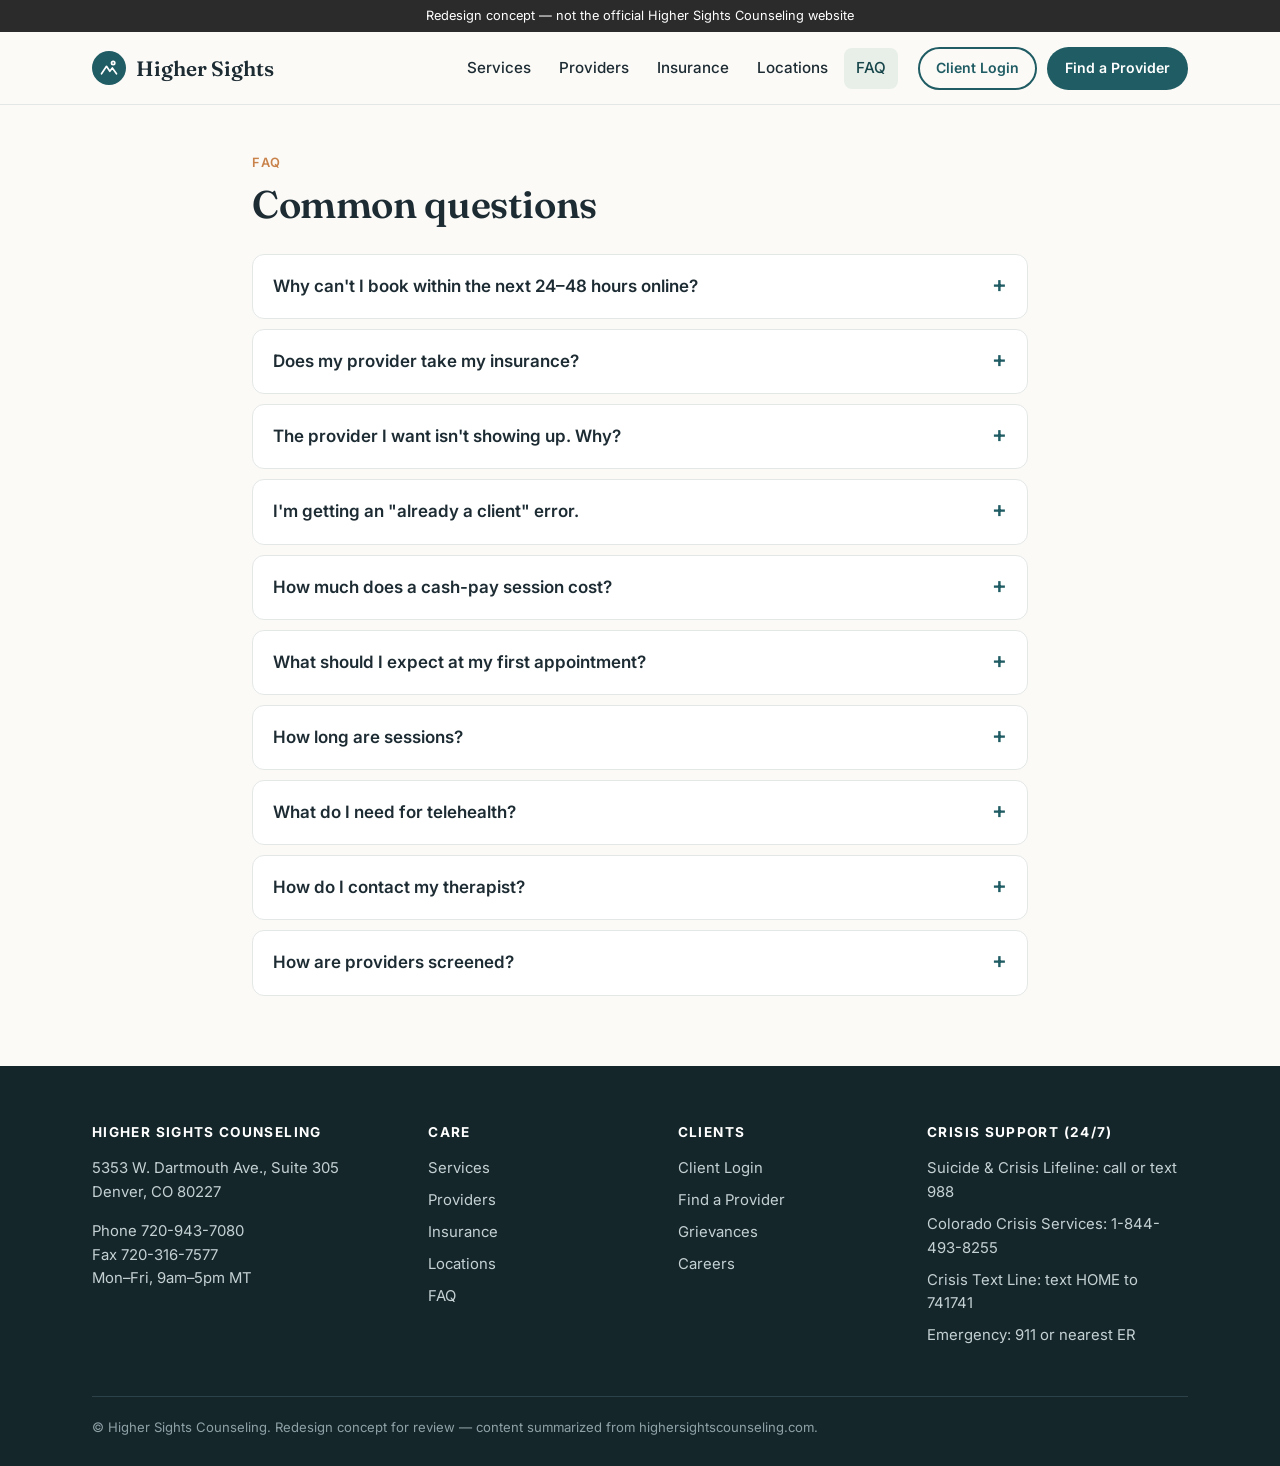
<file: faq.html>
<!DOCTYPE html>
<html lang="en">
<head>
<meta charset="utf-8">
<meta name="viewport" content="width=device-width,initial-scale=1">
<title>Frequently Asked Questions | Higher Sights Counseling</title>
<meta name="description" content="In-person and online therapy and medication management across Colorado. 150+ providers, most insurance accepted including Medicaid and Medicare.">
<meta name="robots" content="noindex">
<link rel="preconnect" href="https://fonts.googleapis.com"><link rel="preconnect" href="https://fonts.gstatic.com" crossorigin>
<link href="https://fonts.googleapis.com/css2?family=Fraunces:opsz,wght@9..144,500;9..144,600&family=Inter:wght@400;500;600;700&display=swap" rel="stylesheet">
<link rel="stylesheet" href="style.css?v=8">
</head>
<body>
<a class="skip" href="#main">Skip to content</a>
<div class="concept">Redesign concept — not the official Higher Sights Counseling website</div>

<header class="site" id="top">
  <div class="wrap">
    <a class="logo" href="index.html" aria-label="Higher Sights Counseling home">
      <span class="mark"><svg viewBox="0 0 24 24" fill="none" stroke="#fff" stroke-width="2" stroke-linecap="round" stroke-linejoin="round"><path d="M3 19l6-9 4 6 3-4 5 7"/><circle cx="17" cy="6" r="2"/></svg></span>
      Higher Sights
    </a>
    <button class="menu-btn" aria-expanded="false" onclick="this.closest('header').classList.toggle('open');this.setAttribute('aria-expanded',this.closest('header').classList.contains('open'))">Menu</button>
    <nav class="main" aria-label="Main">
      <a href="index.html#services">Services</a>
      <a href="providers.html">Providers</a>
      <a href="insurance.html">Insurance</a>
      <a href="locations.html">Locations</a>
      <a href="faq.html" aria-current="page">FAQ</a>
    </nav>
    <div class="header-cta">
      <a class="btn btn-outline btn-sm" href="login.html?from=v1">Client Login</a>
      <a class="btn btn-primary btn-sm" href="https://www.highersightscounseling.com/contact/">Find a Provider</a>
    </div>
  </div>
</header>

<main id="main">
<section id="faq" style="padding-top:48px">
  <div class="wrap" style="max-width:820px">
    <div class="section-head"><div class="eyebrow">FAQ</div><h2>Common questions</h2></div>
    <details><summary>Why can't I book within the next 24–48 hours online?</summary><p>Your provider needs time to accept the request and we need to verify your insurance. Once you're confirmed, you can message your provider in the portal to ask about an earlier time.</p></details>
    <details><summary>Does my provider take my insurance?</summary><p>Most plans are accepted, but each one is verified individually. Check the billing NPI on your provider's profile and call your insurer to confirm they're in network — appointments may be canceled if a provider can't accept your plan.</p></details>
    <details><summary>The provider I want isn't showing up. Why?</summary><p>They may not take your insurance, may not treat your specific concern, or may not have openings. Try another provider, choose telehealth to see more options, or join the waitlist.</p></details>
    <details><summary>I'm getting an "already a client" error.</summary><p>The portal allows one email address per provider relationship. Use a different email to request a new provider, or call the front desk for help.</p></details>
    <details><summary>How much does a cash-pay session cost?</summary><p>It depends on the provider and session length. The matching questionnaire shows each available provider's rate.</p></details>
    <details><summary>What should I expect at my first appointment?</summary><p>Arrive 10 minutes early (or join your video link early). Your provider will ask about your background and what brought you in, and you'll set goals together. You can skip anything you're not ready to talk about.</p></details>
    <details><summary>How long are sessions?</summary><p>Consultations are 10–15 minutes, standard sessions about 50 minutes, and first assessments up to 75 minutes.</p></details>
    <details><summary>What do I need for telehealth?</summary><p>A device with a camera, a reliable internet connection, and a private space where you can talk freely.</p></details>
    <details><summary>How do I contact my therapist?</summary><p>Current clients: <a href="login.html?from=v1">log in to the client portal</a> and use the Chat icon. The front desk answers calls and emails only during office hours — in an emergency, call 911 or 988.</p></details>
    <details><summary>How are providers screened?</summary><p>Every provider is interviewed, passes federal and state background checks (re-run monthly), and has three professional references and their licensing-board history reviewed.</p></details>
  </div>
</section>
</main>

<footer class="site">
  <div class="wrap">
    <div class="cols">
      <div>
        <h4>Higher Sights Counseling</h4>
        <p>5353 W. Dartmouth Ave., Suite 305<br>Denver, CO 80227</p>
        <p>Phone <a href="tel:17209437080">720-943-7080</a><br>Fax 720-316-7577<br>Mon–Fri, 9am–5pm MT</p>
      </div>
      <div>
        <h4>Care</h4>
        <ul><li><a href="index.html#services">Services</a></li><li><a href="providers.html">Providers</a></li><li><a href="insurance.html">Insurance</a></li><li><a href="locations.html">Locations</a></li><li><a href="faq.html">FAQ</a></li></ul>
      </div>
      <div>
        <h4>Clients</h4>
        <ul><li><a href="login.html?from=v1">Client Login</a></li><li><a href="https://www.highersightscounseling.com/contact/">Find a Provider</a></li><li><a href="https://www.highersightscounseling.com/grievance/">Grievances</a></li><li><a href="https://www.highersightscounseling.com/careers/">Careers</a></li></ul>
      </div>
      <div>
        <h4>Crisis support (24/7)</h4>
        <ul>
          <li>Suicide &amp; Crisis Lifeline: call or text <a href="tel:988">988</a></li>
          <li>Colorado Crisis Services: <a href="tel:18444938255">1-844-493-8255</a></li>
          <li>Crisis Text Line: text HOME to 741741</li>
          <li>Emergency: <a href="tel:911">911</a> or nearest ER</li>
        </ul>
      </div>
    </div>
    <div class="fine">© Higher Sights Counseling. Redesign concept for review — content summarized from highersightscounseling.com.</div>
  </div>
</footer>
<script src="providers.js?v=8"></script>
</body>
</html>
</file>
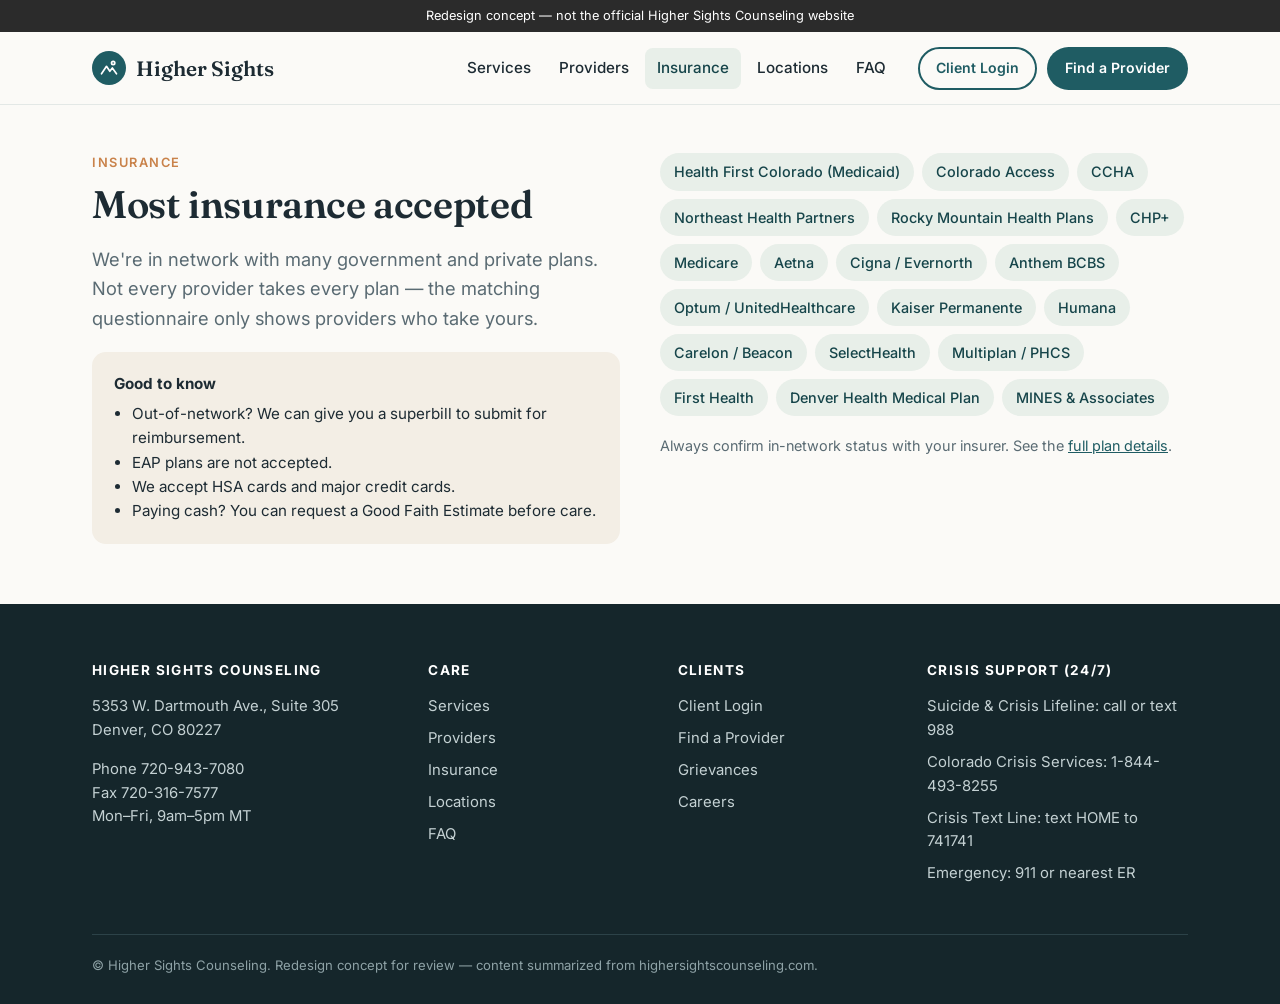
<file: insurance.html>
<!DOCTYPE html>
<html lang="en">
<head>
<meta charset="utf-8">
<meta name="viewport" content="width=device-width,initial-scale=1">
<title>Accepted Insurance | Higher Sights Counseling</title>
<meta name="description" content="In-person and online therapy and medication management across Colorado. 150+ providers, most insurance accepted including Medicaid and Medicare.">
<meta name="robots" content="noindex">
<link rel="preconnect" href="https://fonts.googleapis.com"><link rel="preconnect" href="https://fonts.gstatic.com" crossorigin>
<link href="https://fonts.googleapis.com/css2?family=Fraunces:opsz,wght@9..144,500;9..144,600&family=Inter:wght@400;500;600;700&display=swap" rel="stylesheet">
<link rel="stylesheet" href="style.css?v=8">
</head>
<body>
<a class="skip" href="#main">Skip to content</a>
<div class="concept">Redesign concept — not the official Higher Sights Counseling website</div>

<header class="site" id="top">
  <div class="wrap">
    <a class="logo" href="index.html" aria-label="Higher Sights Counseling home">
      <span class="mark"><svg viewBox="0 0 24 24" fill="none" stroke="#fff" stroke-width="2" stroke-linecap="round" stroke-linejoin="round"><path d="M3 19l6-9 4 6 3-4 5 7"/><circle cx="17" cy="6" r="2"/></svg></span>
      Higher Sights
    </a>
    <button class="menu-btn" aria-expanded="false" onclick="this.closest('header').classList.toggle('open');this.setAttribute('aria-expanded',this.closest('header').classList.contains('open'))">Menu</button>
    <nav class="main" aria-label="Main">
      <a href="index.html#services">Services</a>
      <a href="providers.html">Providers</a>
      <a href="insurance.html" aria-current="page">Insurance</a>
      <a href="locations.html">Locations</a>
      <a href="faq.html">FAQ</a>
    </nav>
    <div class="header-cta">
      <a class="btn btn-outline btn-sm" href="login.html?from=v1">Client Login</a>
      <a class="btn btn-primary btn-sm" href="https://www.highersightscounseling.com/contact/">Find a Provider</a>
    </div>
  </div>
</header>

<main id="main">
<section id="insurance" style="padding-top:48px">
  <div class="wrap two">
    <div>
      <div class="eyebrow">Insurance</div>
      <h2>Most insurance accepted</h2>
      <p class="lead">We're in network with many government and private plans. Not every provider takes every plan — the matching questionnaire only shows providers who take yours.</p>
      <div class="note">
        <strong>Good to know</strong>
        <ul>
          <li>Out-of-network? We can give you a superbill to submit for reimbursement.</li>
          <li>EAP plans are not accepted.</li>
          <li>We accept HSA cards and major credit cards.</li>
          <li>Paying cash? You can request a Good Faith Estimate before care.</li>
        </ul>
      </div>
    </div>
    <div>
      <ul class="pill-list">
        <li>Health First Colorado (Medicaid)</li><li>Colorado Access</li><li>CCHA</li><li>Northeast Health Partners</li><li>Rocky Mountain Health Plans</li><li>CHP+</li>
        <li>Medicare</li><li>Aetna</li><li>Cigna / Evernorth</li><li>Anthem BCBS</li><li>Optum / UnitedHealthcare</li><li>Kaiser Permanente</li><li>Humana</li>
        <li>Carelon / Beacon</li><li>SelectHealth</li><li>Multiplan / PHCS</li><li>First Health</li><li>Denver Health Medical Plan</li><li>MINES &amp; Associates</li>
      </ul>
      <p style="color:var(--muted);font-size:.9rem">Always confirm in-network status with your insurer. See the <a href="https://www.highersightscounseling.com/accepted-insurance/">full plan details</a>.</p>
    </div>
  </div>
</section>
</main>

<footer class="site">
  <div class="wrap">
    <div class="cols">
      <div>
        <h4>Higher Sights Counseling</h4>
        <p>5353 W. Dartmouth Ave., Suite 305<br>Denver, CO 80227</p>
        <p>Phone <a href="tel:17209437080">720-943-7080</a><br>Fax 720-316-7577<br>Mon–Fri, 9am–5pm MT</p>
      </div>
      <div>
        <h4>Care</h4>
        <ul><li><a href="index.html#services">Services</a></li><li><a href="providers.html">Providers</a></li><li><a href="insurance.html">Insurance</a></li><li><a href="locations.html">Locations</a></li><li><a href="faq.html">FAQ</a></li></ul>
      </div>
      <div>
        <h4>Clients</h4>
        <ul><li><a href="login.html?from=v1">Client Login</a></li><li><a href="https://www.highersightscounseling.com/contact/">Find a Provider</a></li><li><a href="https://www.highersightscounseling.com/grievance/">Grievances</a></li><li><a href="https://www.highersightscounseling.com/careers/">Careers</a></li></ul>
      </div>
      <div>
        <h4>Crisis support (24/7)</h4>
        <ul>
          <li>Suicide &amp; Crisis Lifeline: call or text <a href="tel:988">988</a></li>
          <li>Colorado Crisis Services: <a href="tel:18444938255">1-844-493-8255</a></li>
          <li>Crisis Text Line: text HOME to 741741</li>
          <li>Emergency: <a href="tel:911">911</a> or nearest ER</li>
        </ul>
      </div>
    </div>
    <div class="fine">© Higher Sights Counseling. Redesign concept for review — content summarized from highersightscounseling.com.</div>
  </div>
</footer>
<script src="providers.js?v=8"></script>
</body>
</html>
</file>
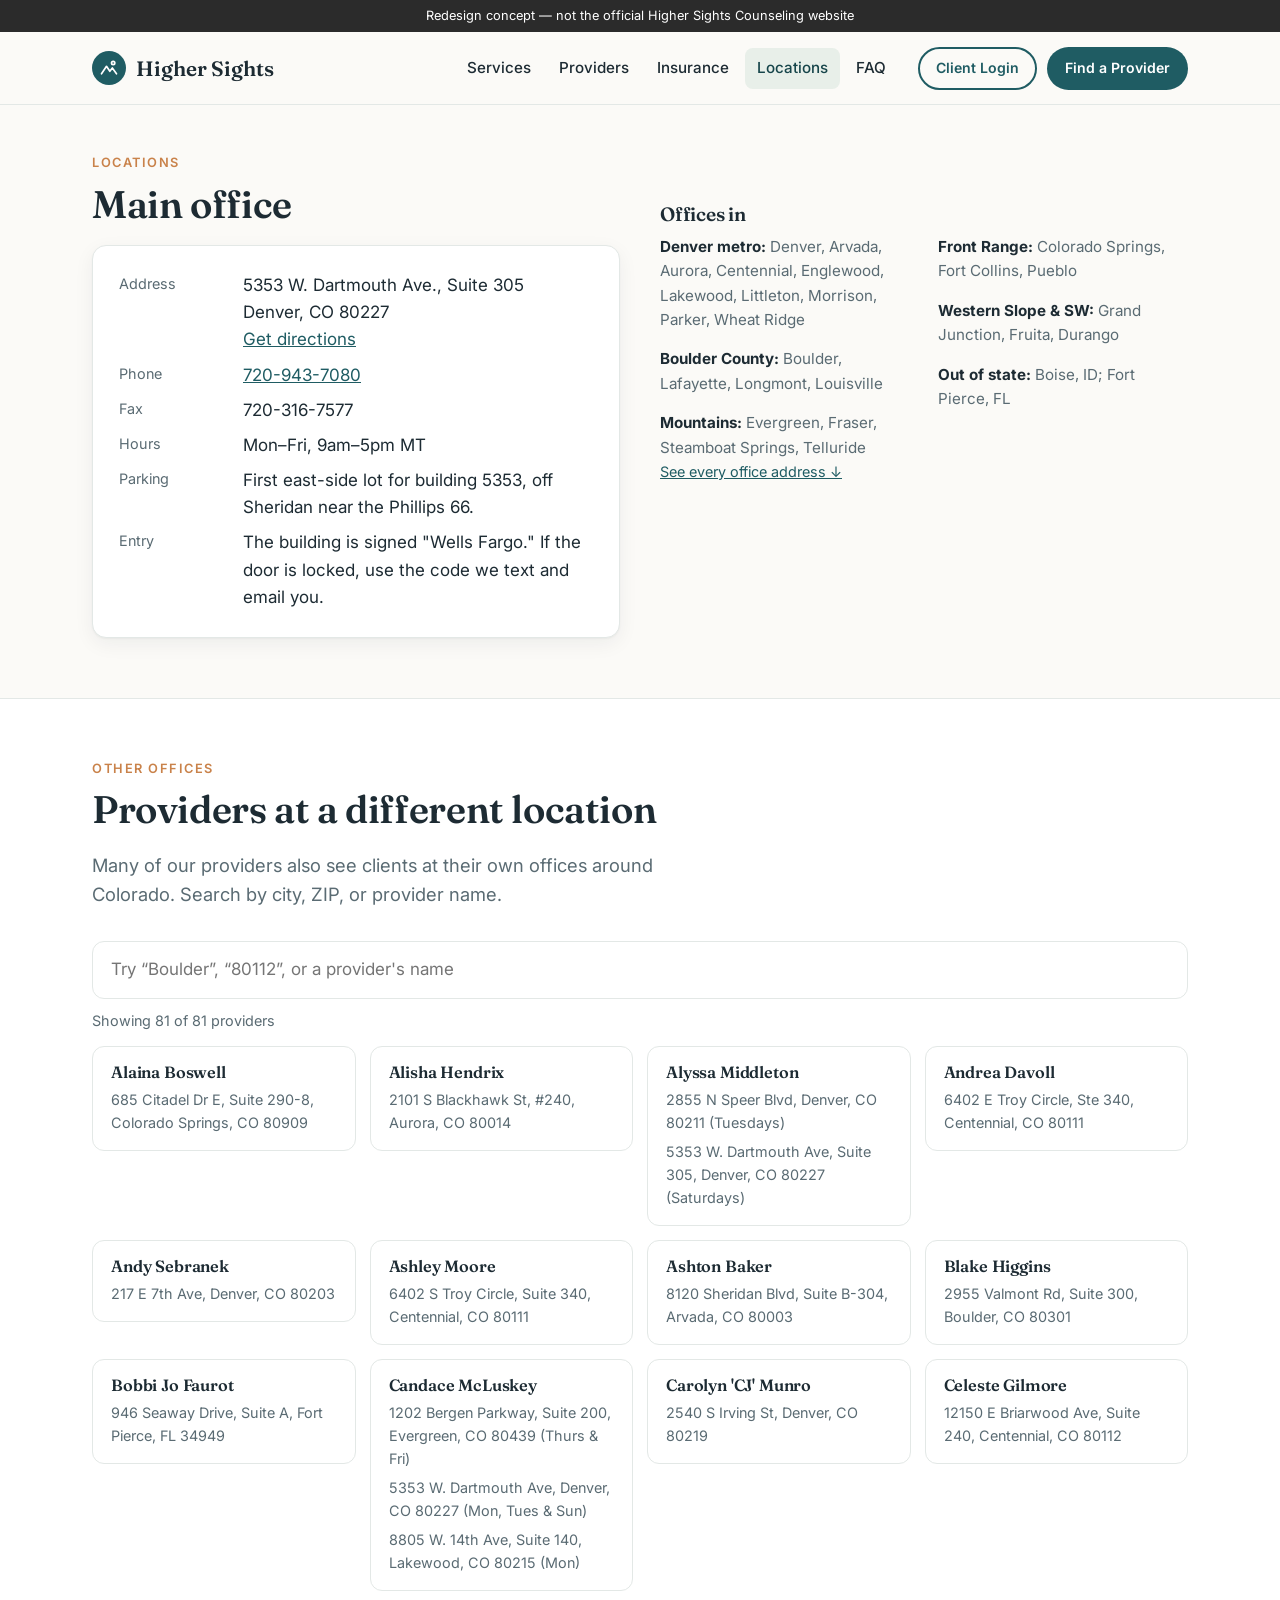
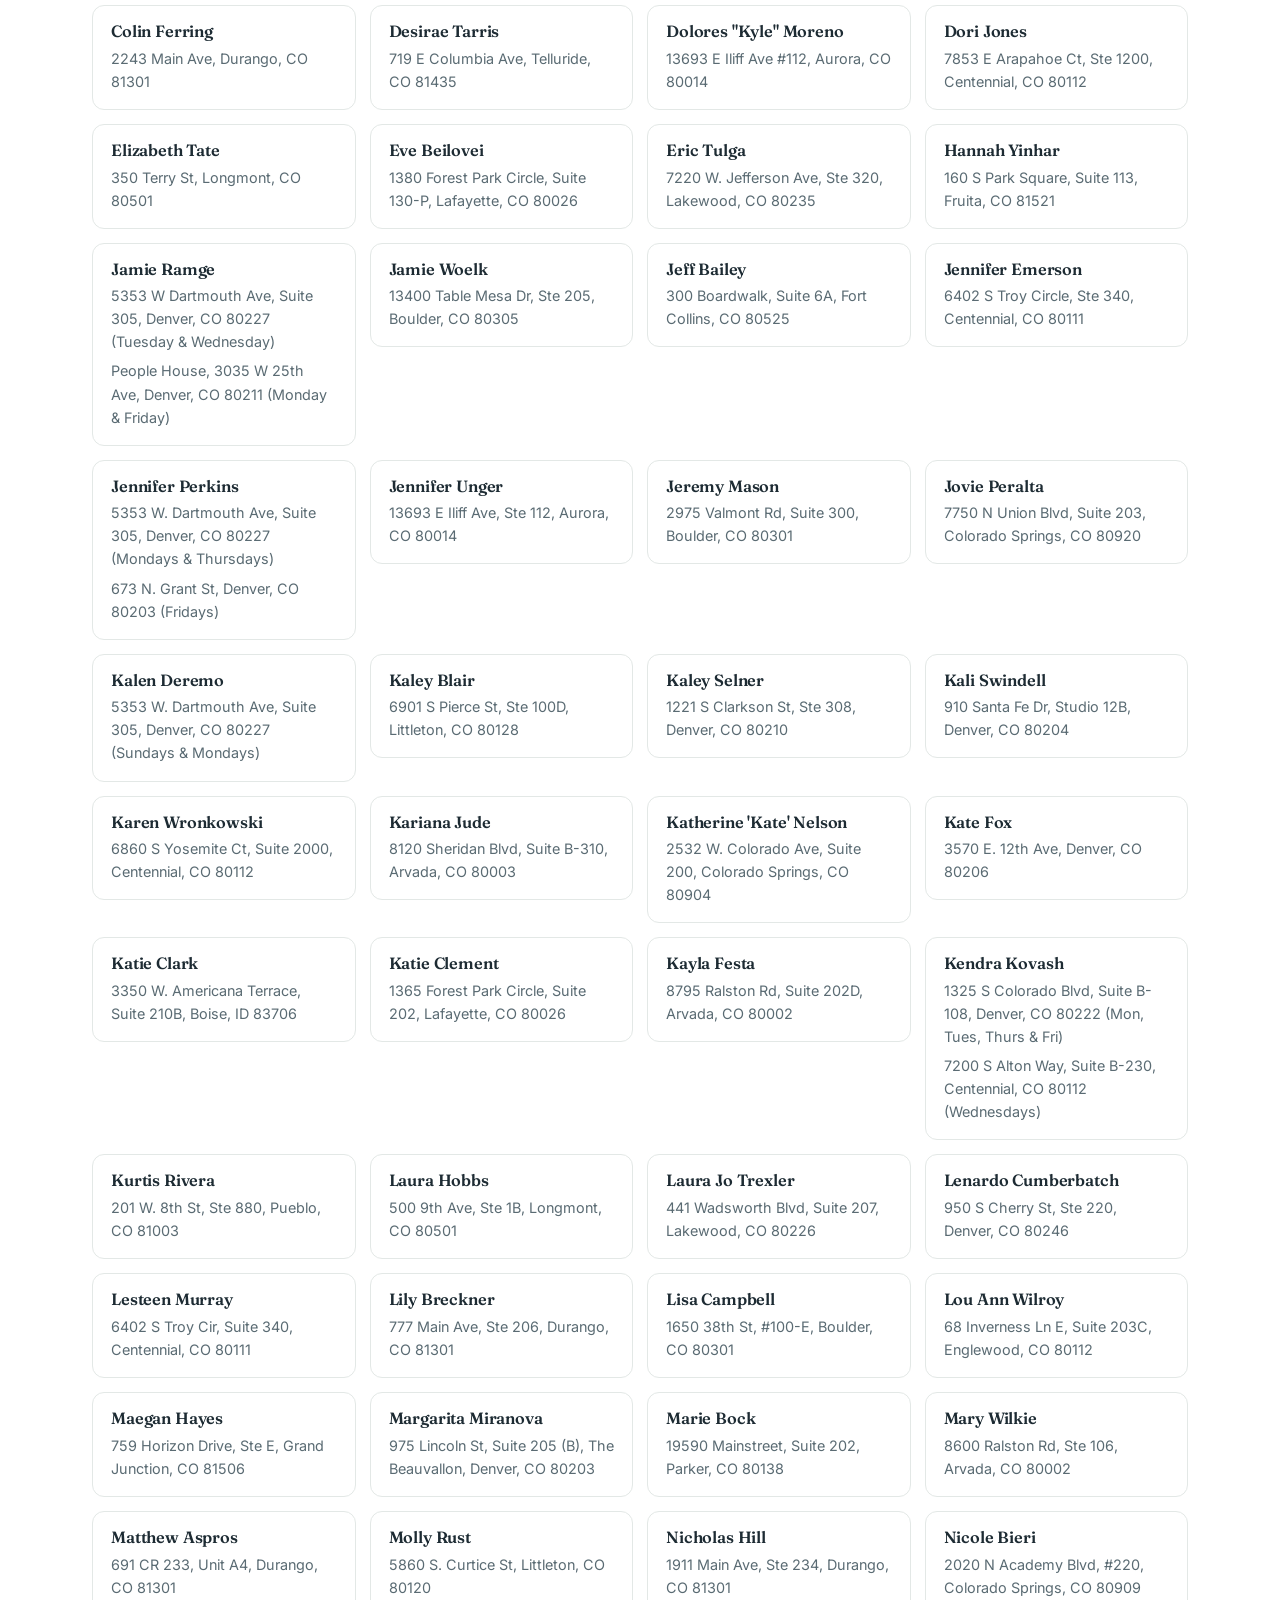
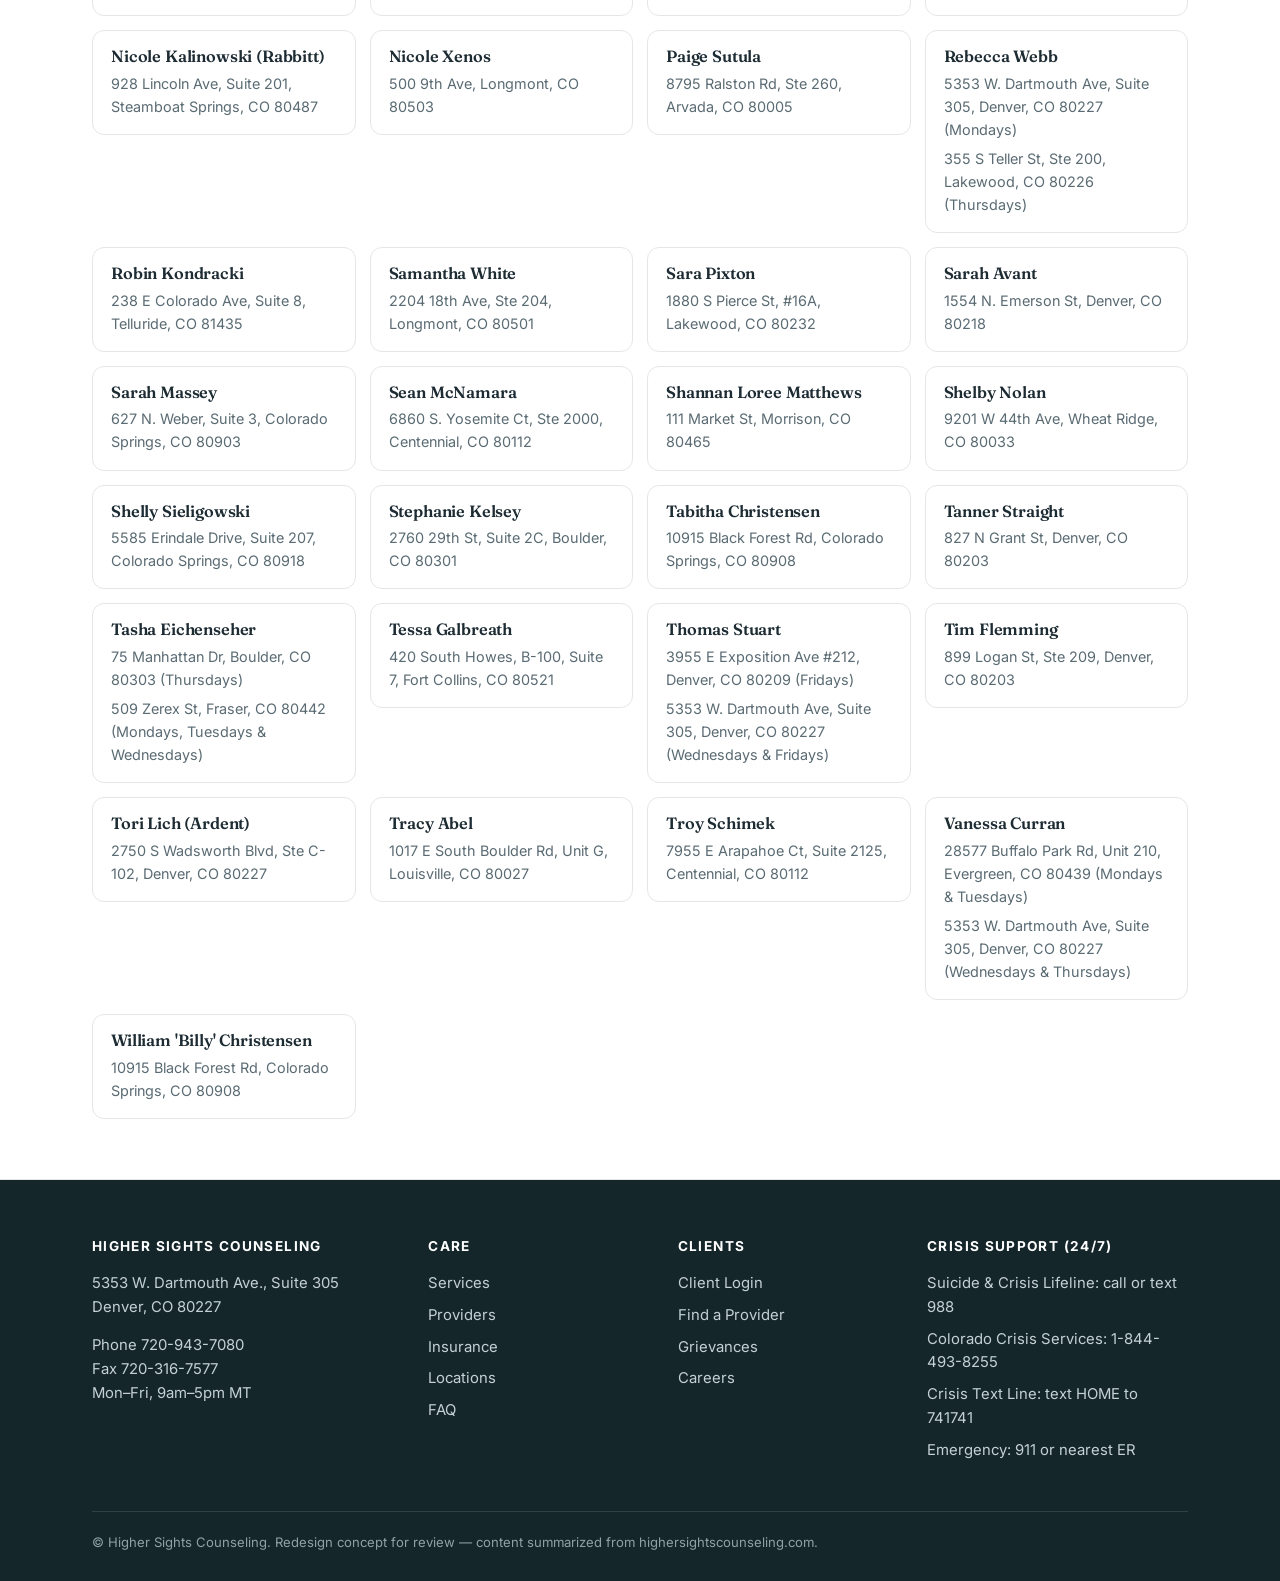
<file: locations.html>
<!DOCTYPE html>
<html lang="en">
<head>
<meta charset="utf-8">
<meta name="viewport" content="width=device-width,initial-scale=1">
<title>Locations | Higher Sights Counseling</title>
<meta name="description" content="In-person and online therapy and medication management across Colorado. 150+ providers, most insurance accepted including Medicaid and Medicare.">
<meta name="robots" content="noindex">
<link rel="preconnect" href="https://fonts.googleapis.com"><link rel="preconnect" href="https://fonts.gstatic.com" crossorigin>
<link href="https://fonts.googleapis.com/css2?family=Fraunces:opsz,wght@9..144,500;9..144,600&family=Inter:wght@400;500;600;700&display=swap" rel="stylesheet">
<link rel="stylesheet" href="style.css?v=8">
</head>
<body>
<a class="skip" href="#main">Skip to content</a>
<div class="concept">Redesign concept — not the official Higher Sights Counseling website</div>

<header class="site" id="top">
  <div class="wrap">
    <a class="logo" href="index.html" aria-label="Higher Sights Counseling home">
      <span class="mark"><svg viewBox="0 0 24 24" fill="none" stroke="#fff" stroke-width="2" stroke-linecap="round" stroke-linejoin="round"><path d="M3 19l6-9 4 6 3-4 5 7"/><circle cx="17" cy="6" r="2"/></svg></span>
      Higher Sights
    </a>
    <button class="menu-btn" aria-expanded="false" onclick="this.closest('header').classList.toggle('open');this.setAttribute('aria-expanded',this.closest('header').classList.contains('open'))">Menu</button>
    <nav class="main" aria-label="Main">
      <a href="index.html#services">Services</a>
      <a href="providers.html">Providers</a>
      <a href="insurance.html">Insurance</a>
      <a href="locations.html" aria-current="page">Locations</a>
      <a href="faq.html">FAQ</a>
    </nav>
    <div class="header-cta">
      <a class="btn btn-outline btn-sm" href="login.html?from=v1">Client Login</a>
      <a class="btn btn-primary btn-sm" href="https://www.highersightscounseling.com/contact/">Find a Provider</a>
    </div>
  </div>
</header>

<main id="main">
<section id="locations" style="padding-top:48px">
  <div class="wrap two">
    <div>
      <div class="eyebrow">Locations</div>
      <h2>Main office</h2>
      <div class="office">
        <dl>
          <dt>Address</dt><dd>5353 W. Dartmouth Ave., Suite 305<br>Denver, CO 80227<br><a href="https://maps.google.com/?q=5353+W+Dartmouth+Ave+Suite+305+Denver+CO+80227">Get directions</a></dd>
          <dt>Phone</dt><dd><a href="tel:17209437080">720-943-7080</a></dd>
          <dt>Fax</dt><dd>720-316-7577</dd>
          <dt>Hours</dt><dd>Mon–Fri, 9am–5pm MT</dd>
          <dt>Parking</dt><dd>First east-side lot for building 5353, off Sheridan near the Phillips 66.</dd>
          <dt>Entry</dt><dd>The building is signed "Wells Fargo." If the door is locked, use the code we text and email you.</dd>
        </dl>
      </div>
    </div>
    <div>
      <h3 style="margin-top:2.6em">Offices in</h3>
      <div class="cities">
        <p><b>Denver metro:</b> Denver, Arvada, Aurora, Centennial, Englewood, Lakewood, Littleton, Morrison, Parker, Wheat Ridge</p>
        <p><b>Boulder County:</b> Boulder, Lafayette, Longmont, Louisville</p>
        <p><b>Mountains:</b> Evergreen, Fraser, Steamboat Springs, Telluride</p>
        <p><b>Front Range:</b> Colorado Springs, Fort Collins, Pueblo</p>
        <p><b>Western Slope &amp; SW:</b> Grand Junction, Fruita, Durango</p>
        <p><b>Out of state:</b> Boise, ID; Fort Pierce, FL</p>
      </div>
      <p style="color:var(--muted);font-size:.9rem"><a href="#other-offices">See every office address ↓</a></p>
    </div>
  </div>
</section>

<section id="other-offices" class="alt">
  <div class="wrap">
    <div class="section-head">
      <div class="eyebrow">Other offices</div>
      <h2>Providers at a different location</h2>
      <p class="lead">Many of our providers also see clients at their own offices around Colorado. Search by city, ZIP, or provider name.</p>
    </div>
    <input class="search" id="locq" type="search" placeholder="Try “Boulder”, “80112”, or a provider's name" aria-label="Search offices">
    <p class="count" id="loccount"></p>
    <div class="loc-grid" id="locgrid"></div>
  </div>
</section>
</main>

<footer class="site">
  <div class="wrap">
    <div class="cols">
      <div>
        <h4>Higher Sights Counseling</h4>
        <p>5353 W. Dartmouth Ave., Suite 305<br>Denver, CO 80227</p>
        <p>Phone <a href="tel:17209437080">720-943-7080</a><br>Fax 720-316-7577<br>Mon–Fri, 9am–5pm MT</p>
      </div>
      <div>
        <h4>Care</h4>
        <ul><li><a href="index.html#services">Services</a></li><li><a href="providers.html">Providers</a></li><li><a href="insurance.html">Insurance</a></li><li><a href="locations.html">Locations</a></li><li><a href="faq.html">FAQ</a></li></ul>
      </div>
      <div>
        <h4>Clients</h4>
        <ul><li><a href="login.html?from=v1">Client Login</a></li><li><a href="https://www.highersightscounseling.com/contact/">Find a Provider</a></li><li><a href="https://www.highersightscounseling.com/grievance/">Grievances</a></li><li><a href="https://www.highersightscounseling.com/careers/">Careers</a></li></ul>
      </div>
      <div>
        <h4>Crisis support (24/7)</h4>
        <ul>
          <li>Suicide &amp; Crisis Lifeline: call or text <a href="tel:988">988</a></li>
          <li>Colorado Crisis Services: <a href="tel:18444938255">1-844-493-8255</a></li>
          <li>Crisis Text Line: text HOME to 741741</li>
          <li>Emergency: <a href="tel:911">911</a> or nearest ER</li>
        </ul>
      </div>
    </div>
    <div class="fine">© Higher Sights Counseling. Redesign concept for review — content summarized from highersightscounseling.com.</div>
  </div>
</footer>
<script src="providers.js?v=8"></script>
<script src="locations-data.js?v=8"></script>
<script>
(function(){
  const grid=document.getElementById("locgrid"), q=document.getElementById("locq"), count=document.getElementById("loccount");
  const esc=s=>s.replace(/[&<>"]/g,c=>({"&":"&amp;","<":"&lt;",">":"&gt;",'"':"&quot;"}[c]));
  const map=a=>"https://maps.google.com/?q="+encodeURIComponent(a.replace(/\s*\(.*?\)\s*$/,""));
  function render(){
    const t=q.value.trim().toLowerCase();
    const list=OTHER_LOCATIONS.filter(([n,a])=>!t||(n+" "+a.join(" ")).toLowerCase().includes(t));
    grid.innerHTML=list.map(([n,a])=>`<div class="loc-card"><h3>${esc(n)}</h3><ul>${a.map(x=>`<li><a href="${map(x)}" target="_blank" rel="noopener">${esc(x)}</a></li>`).join("")}</ul></div>`).join("")||'<p style="color:var(--muted)">No offices match. Call 720-943-7080 and we\'ll help.</p>';
    count.textContent=`Showing ${list.length} of ${OTHER_LOCATIONS.length} providers`;
  }
  q.addEventListener("input",render); render();
})();
</script>
</body>
</html>
</file>
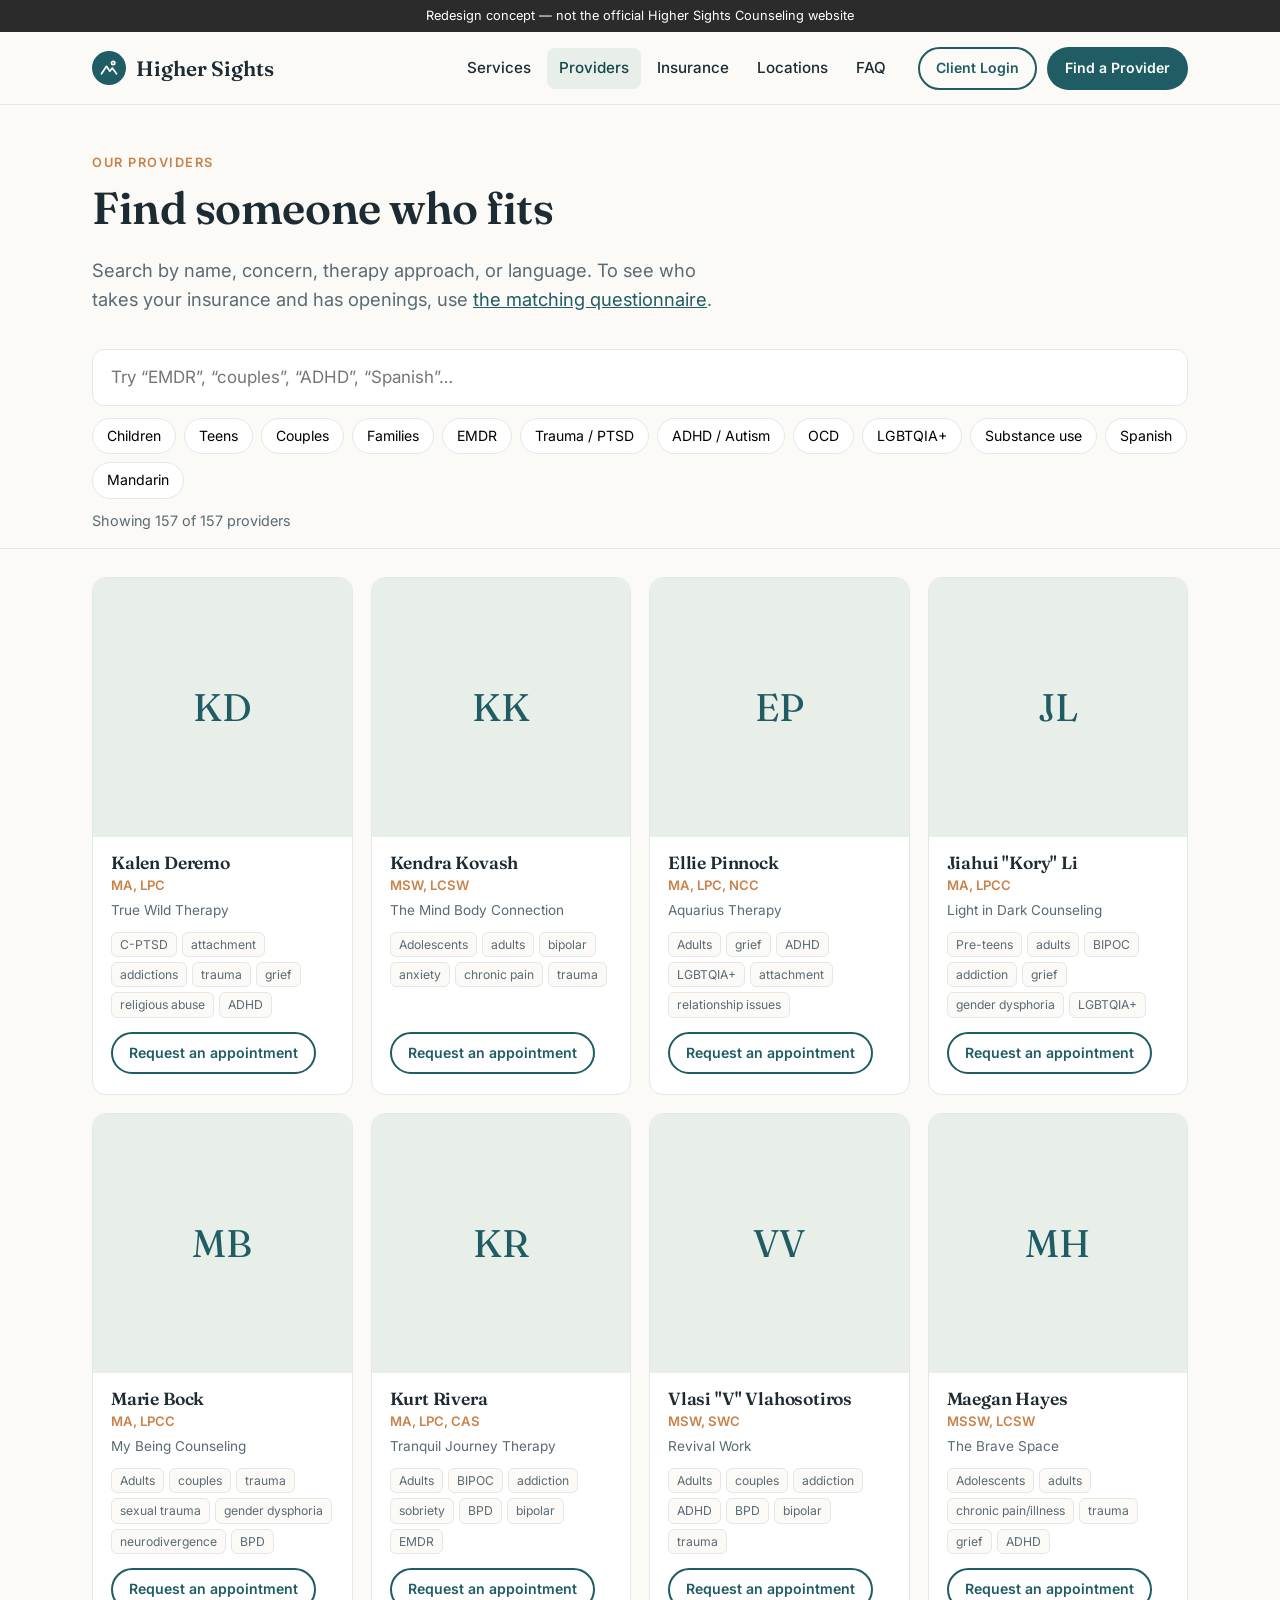
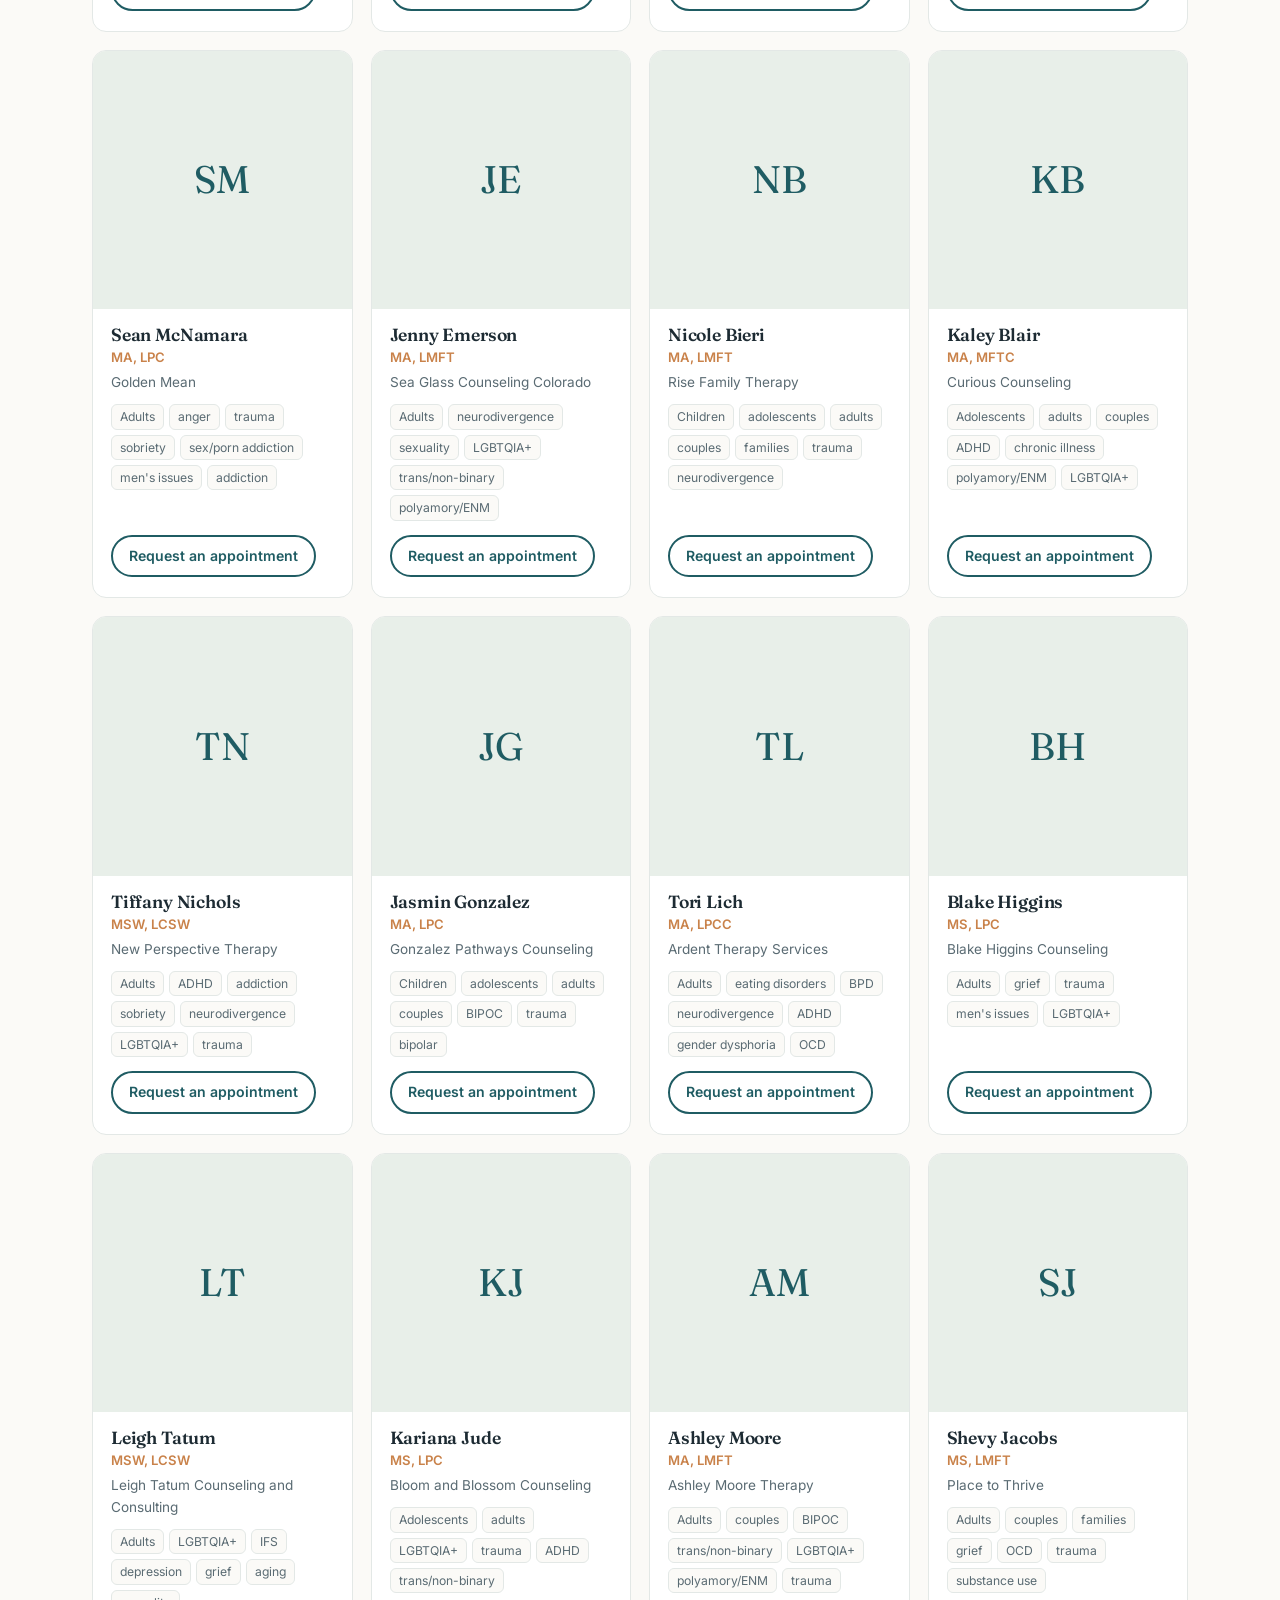
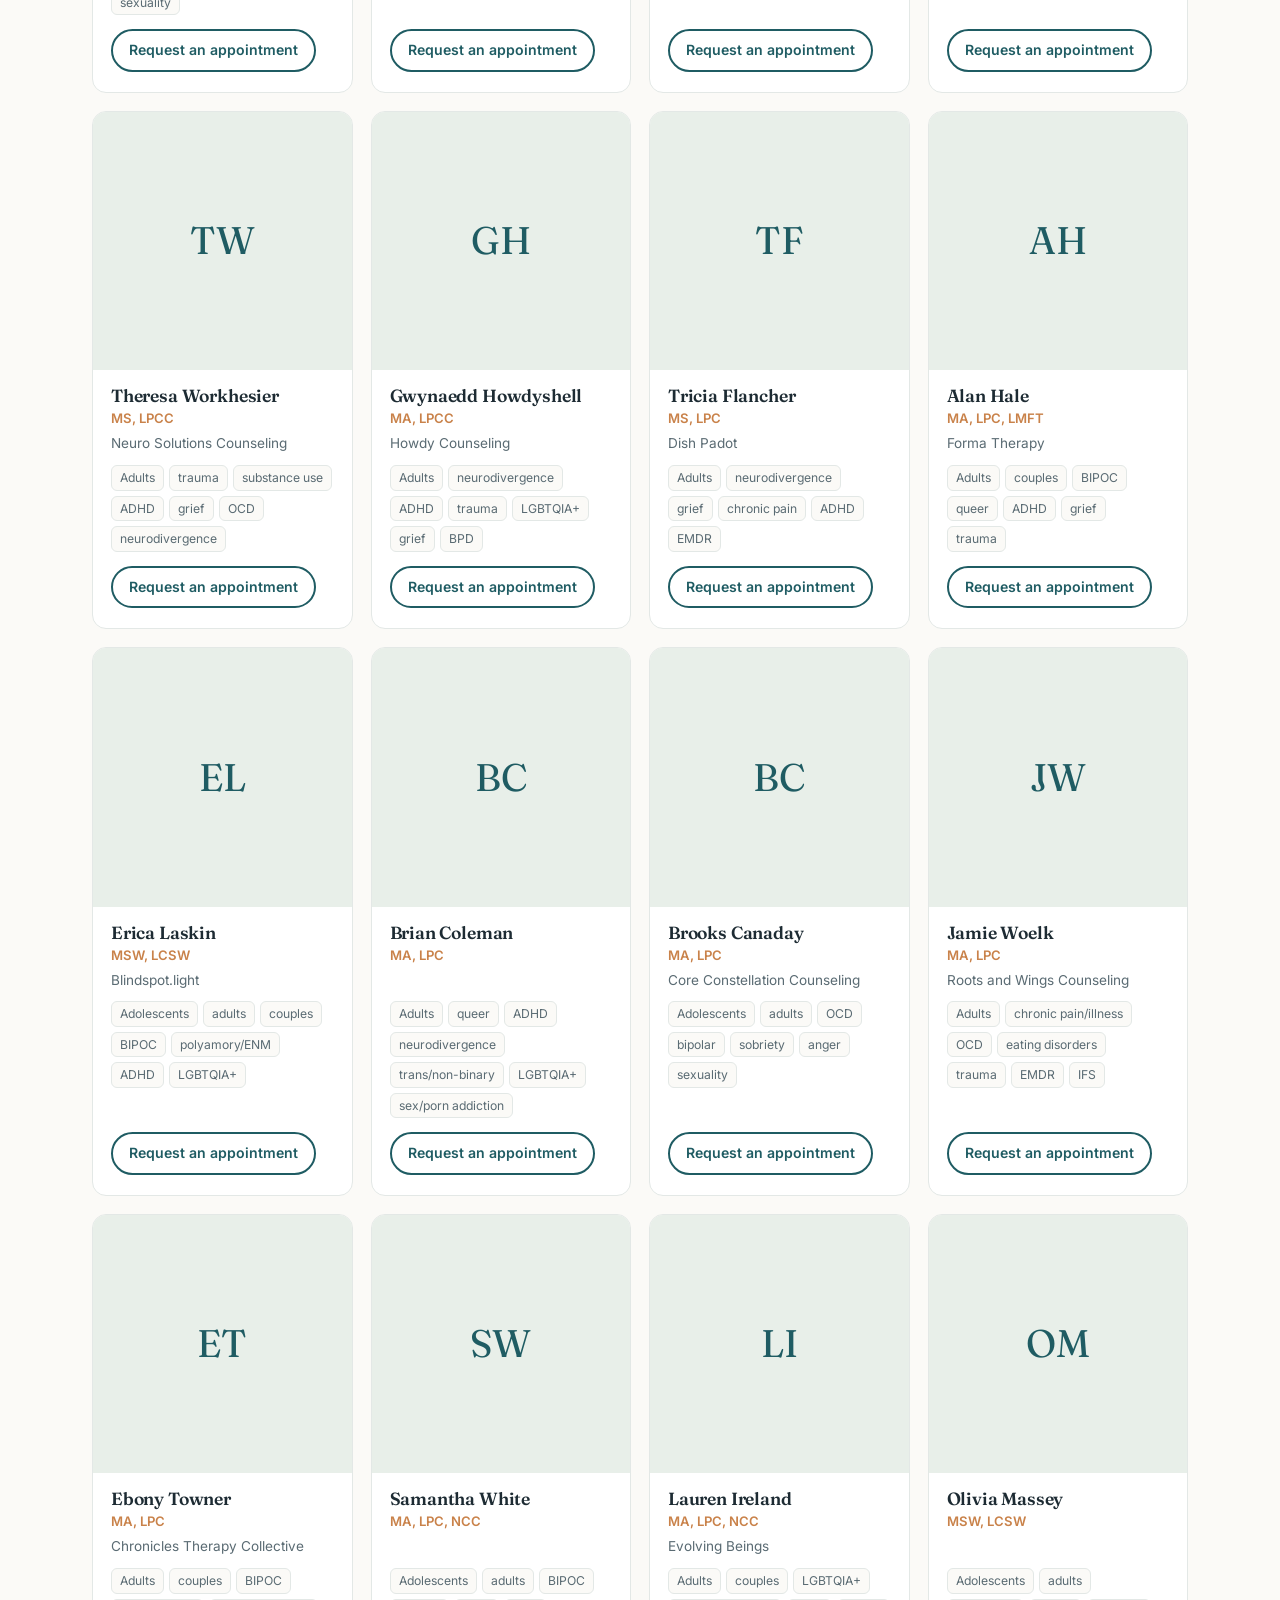
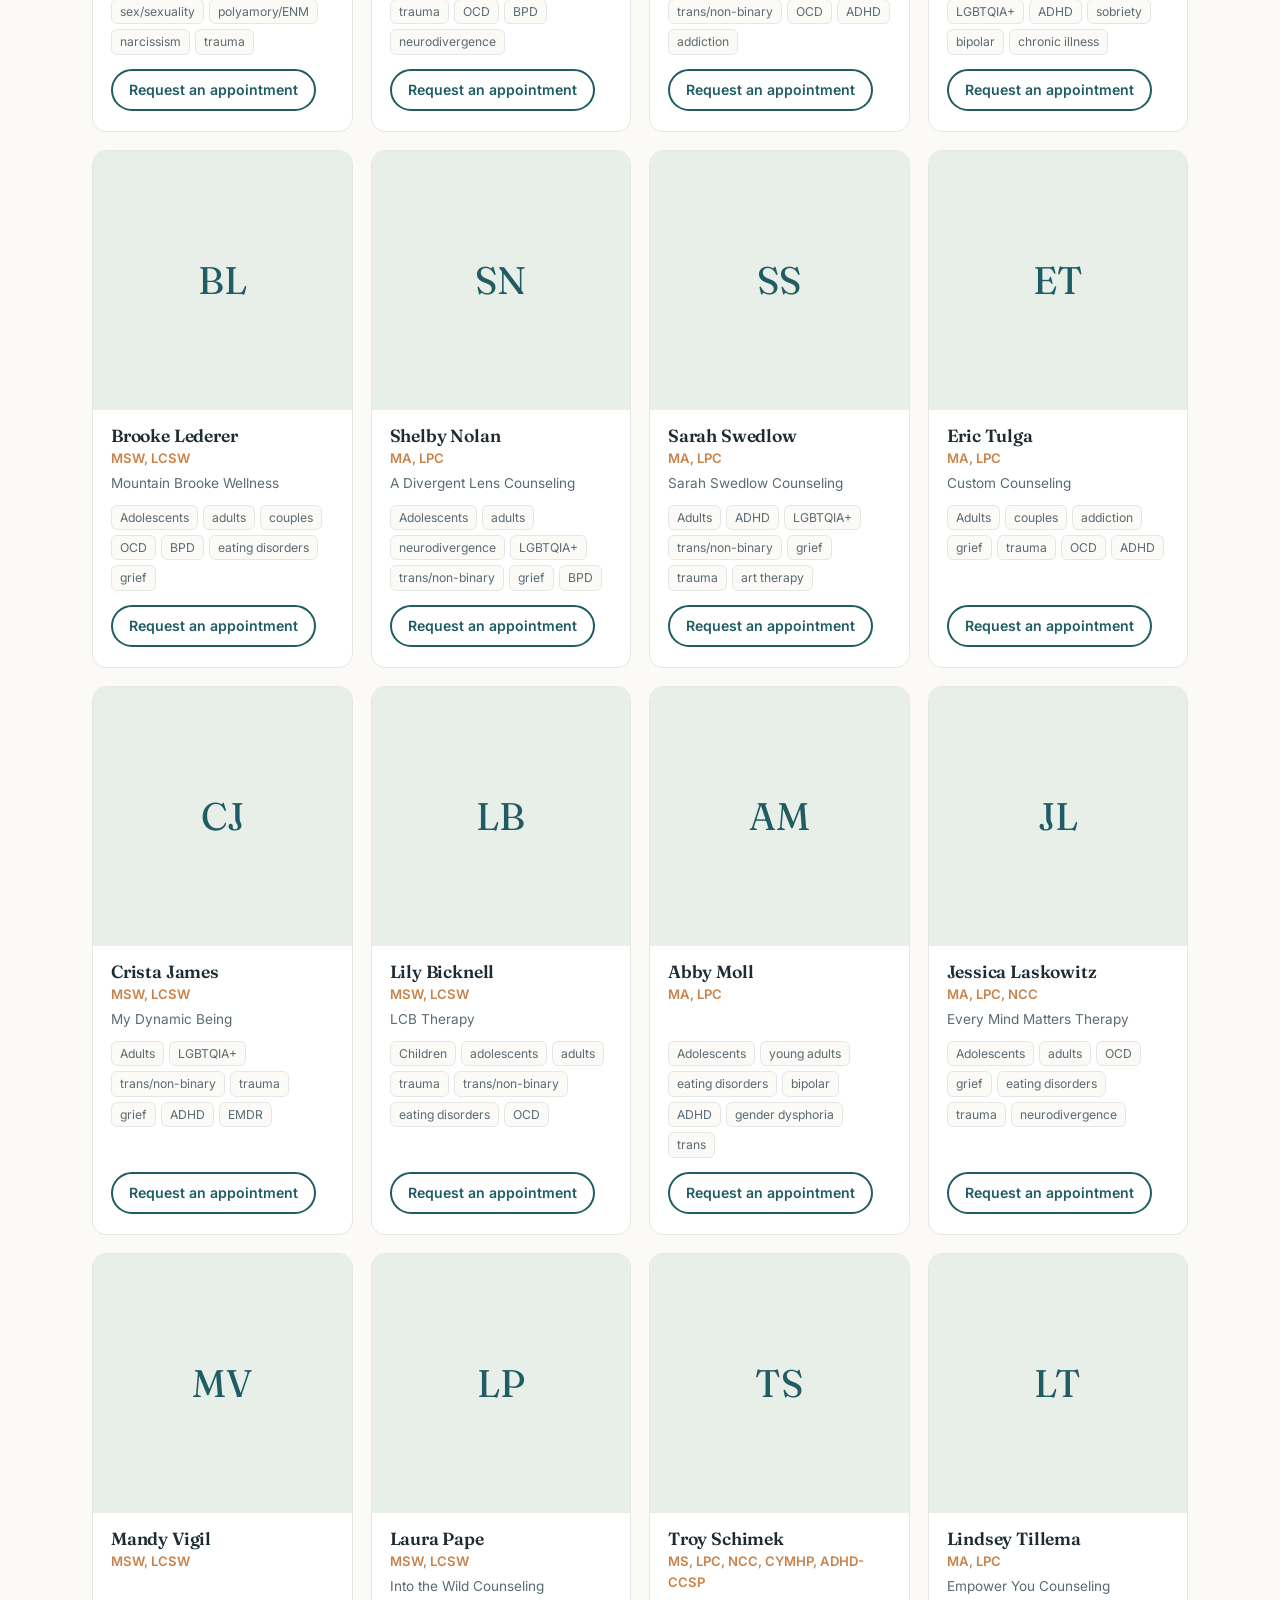
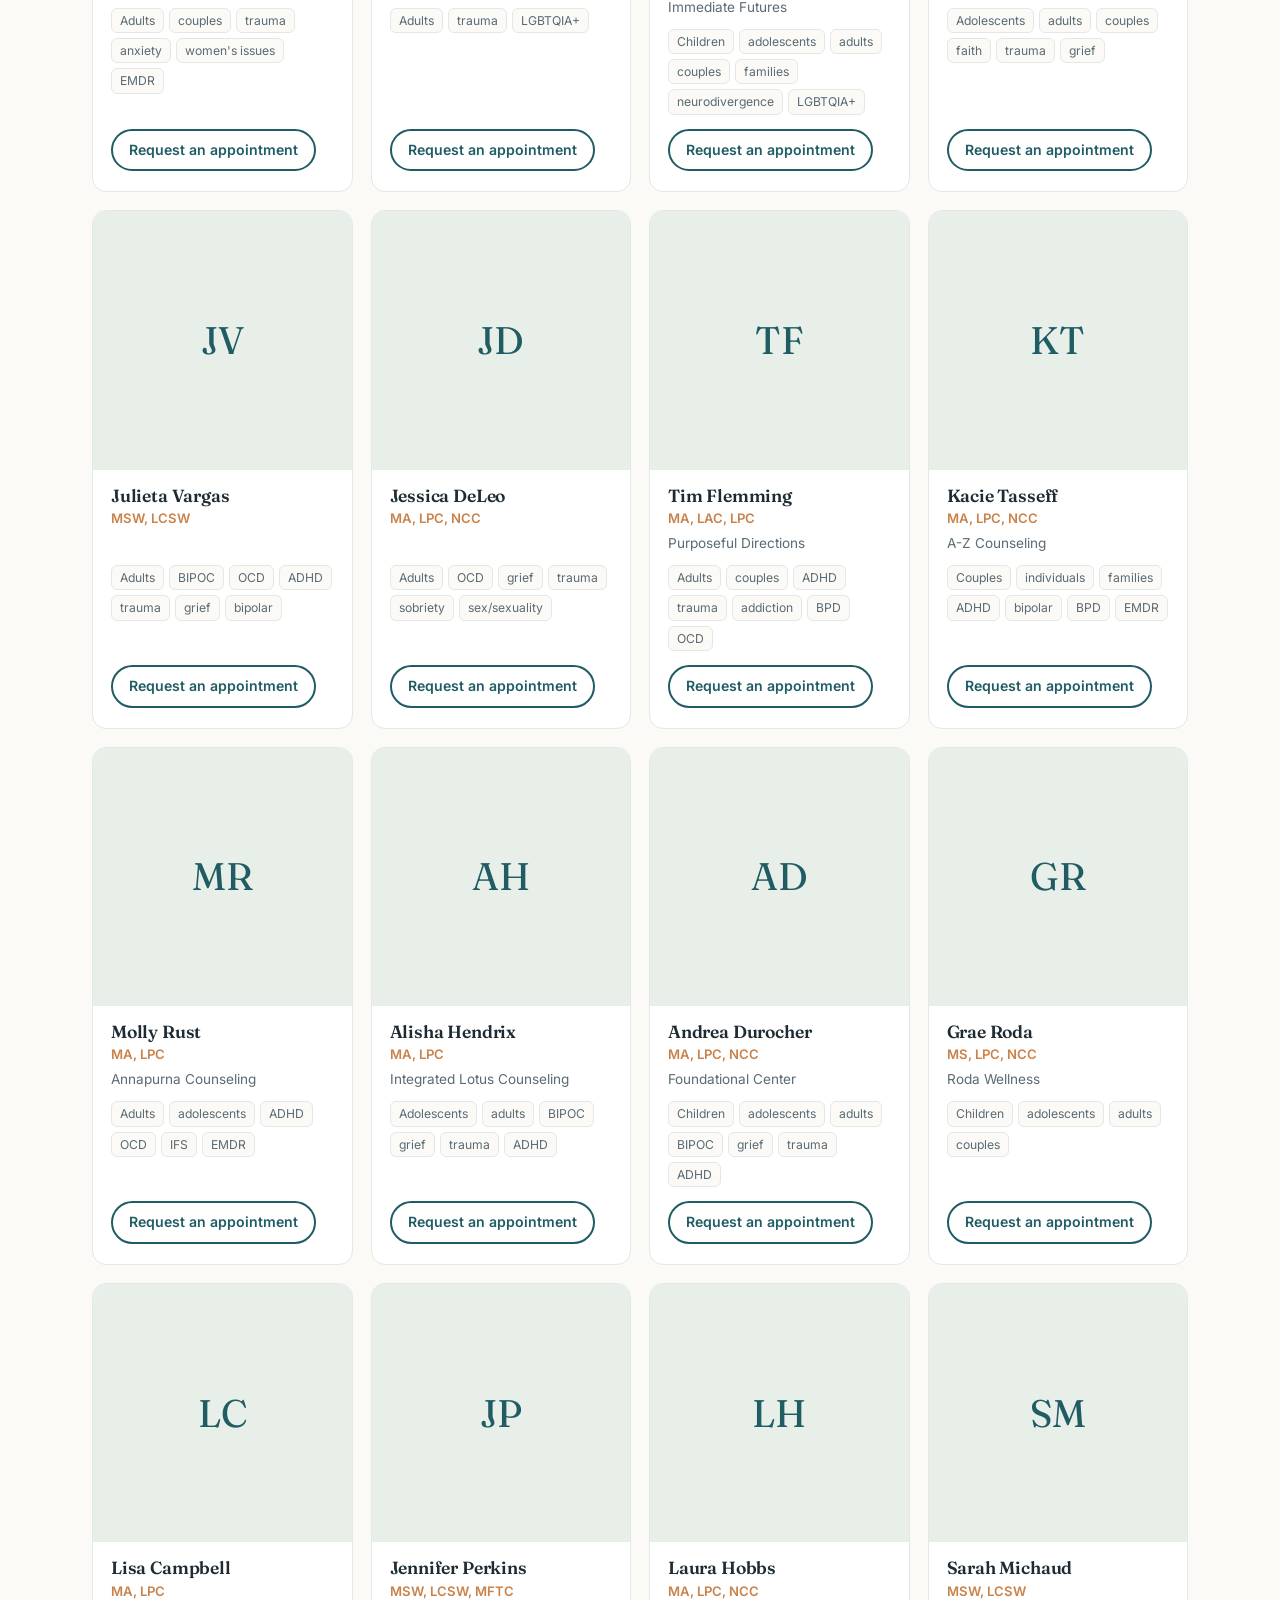
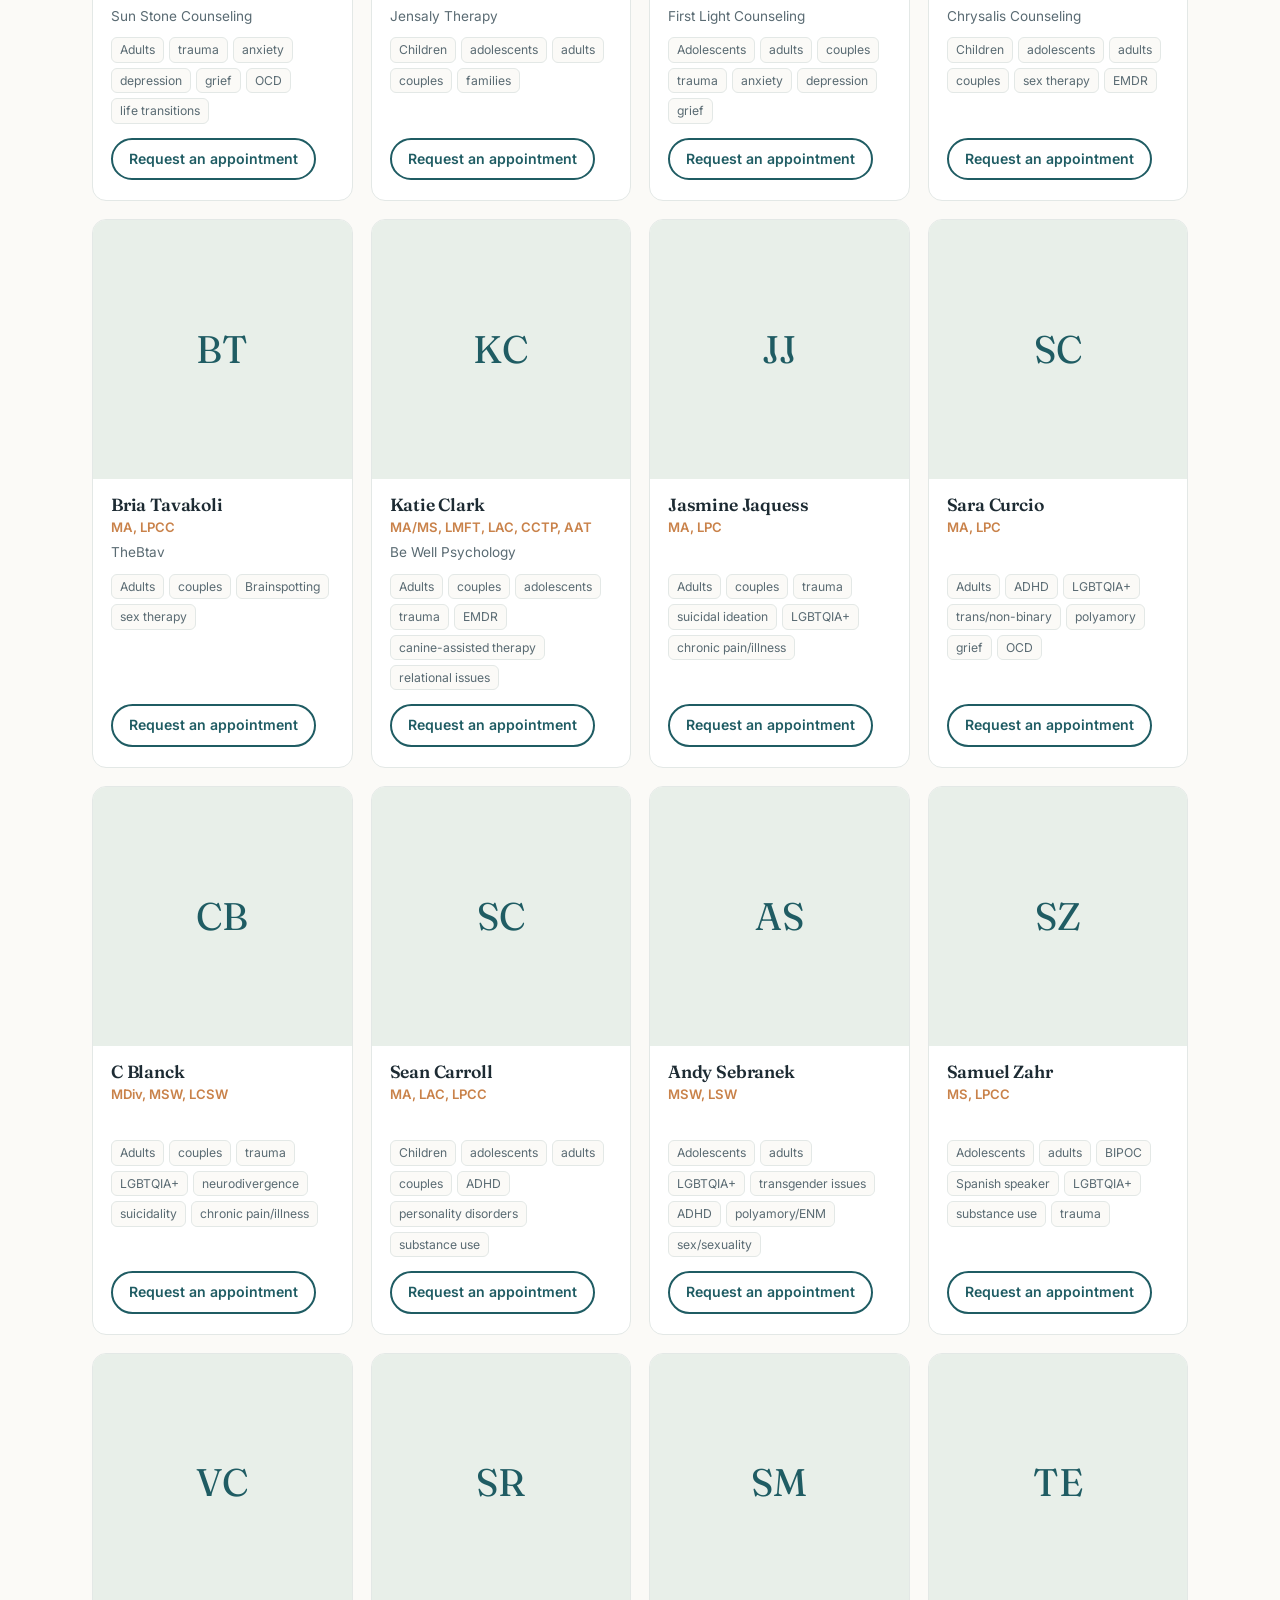
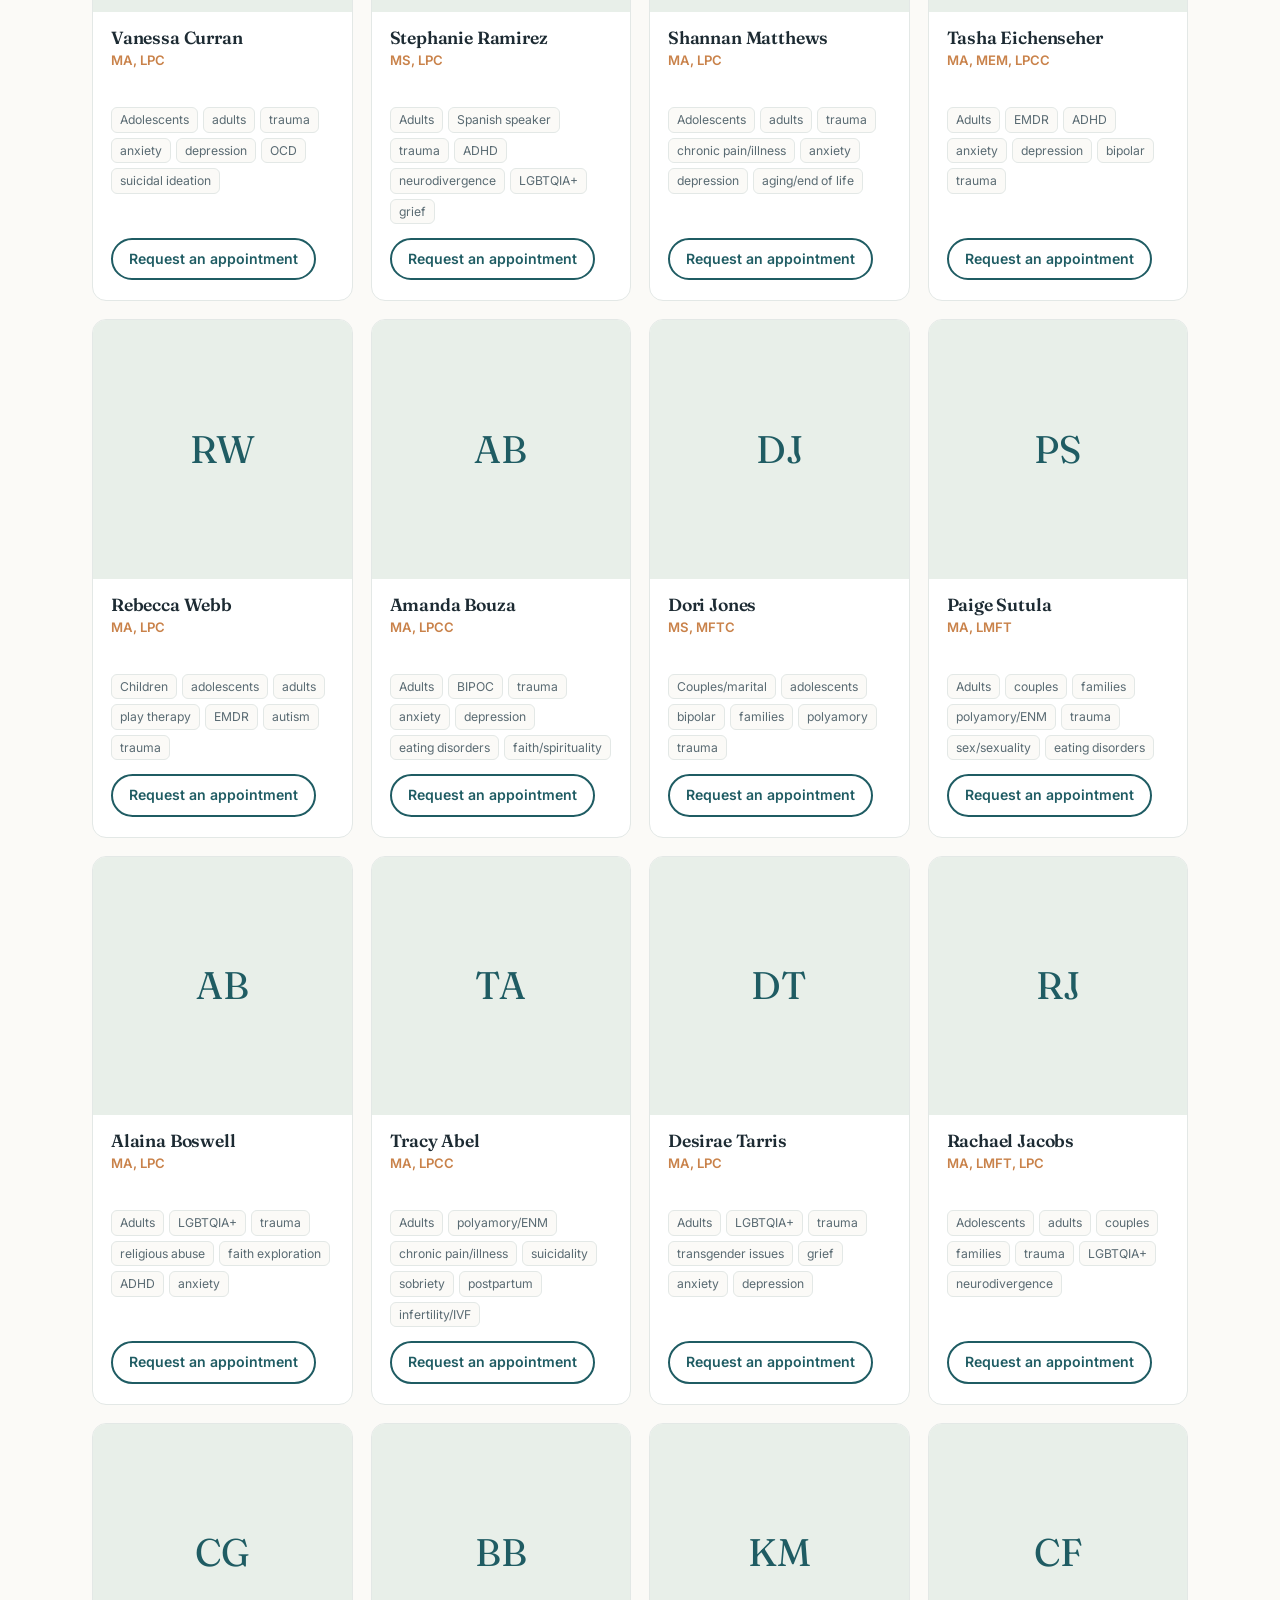
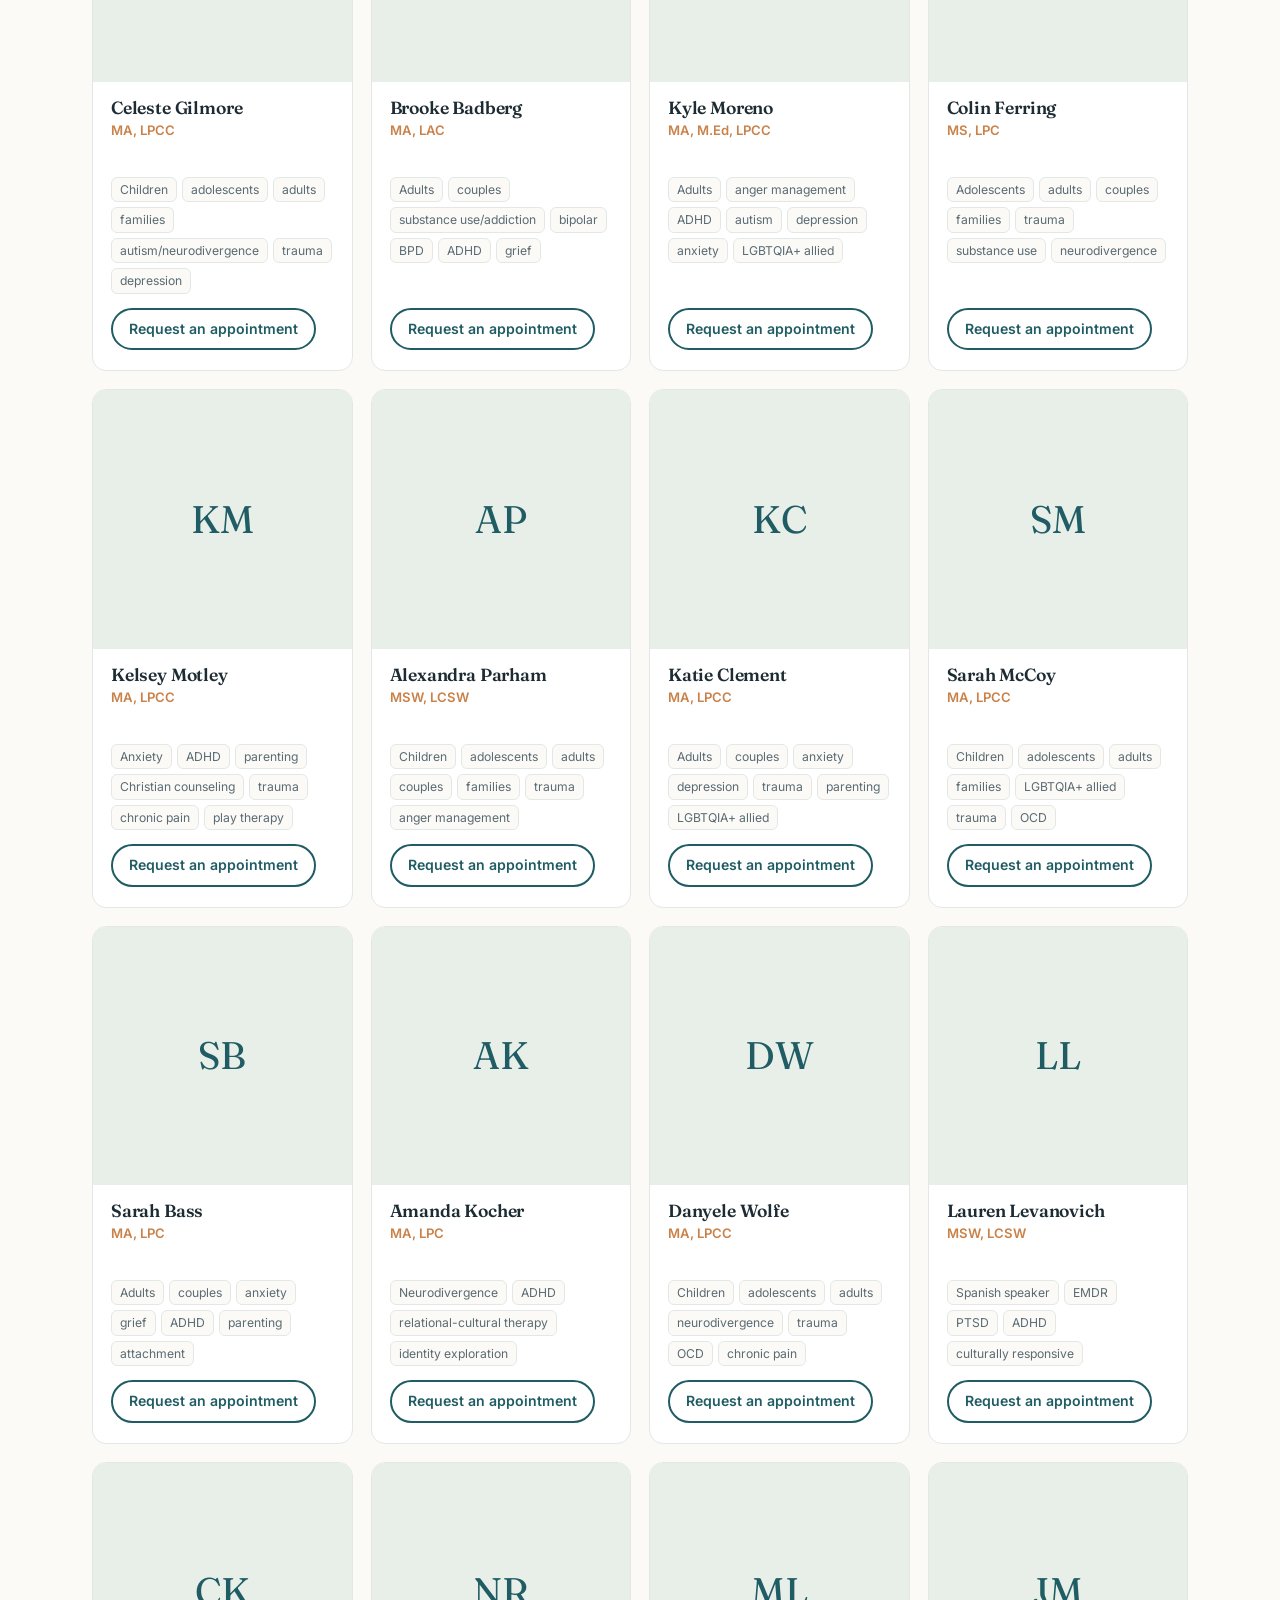
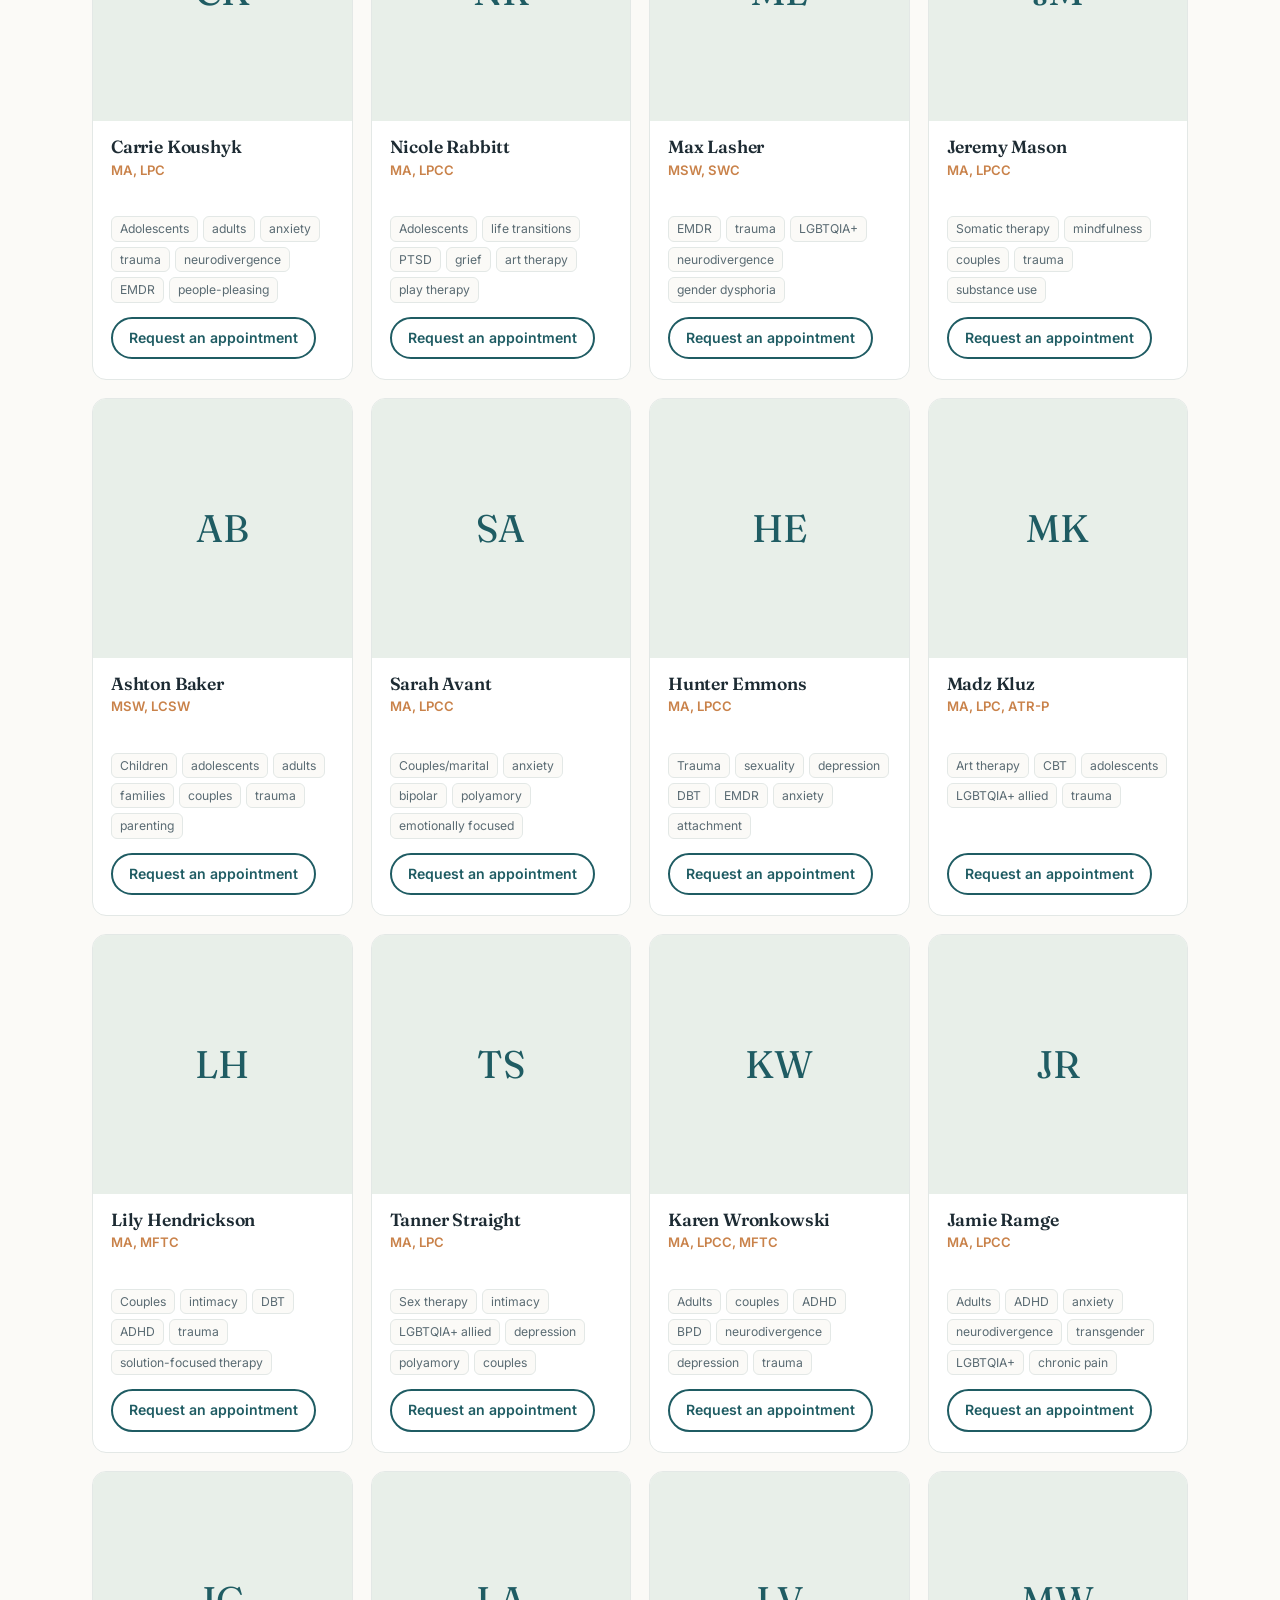
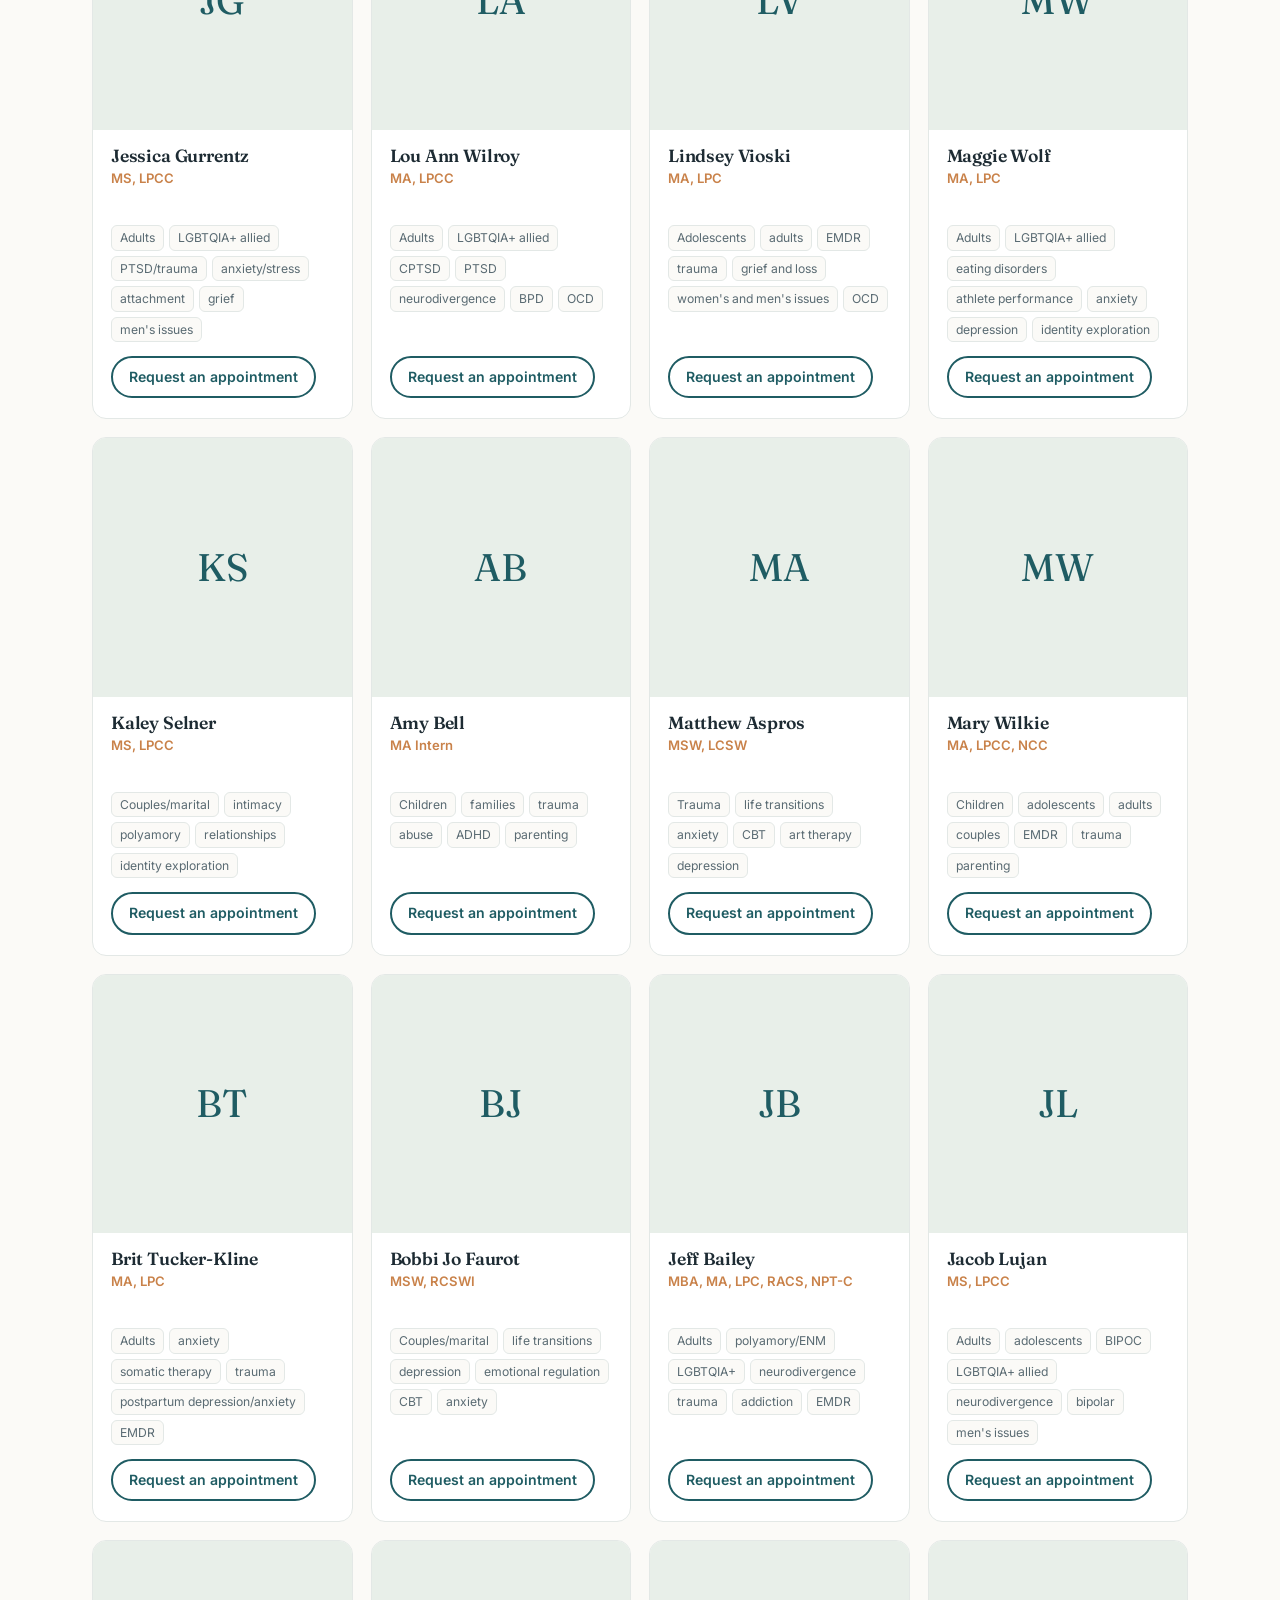
<file: providers.html>
<!DOCTYPE html>
<html lang="en">
<head>
<meta charset="utf-8">
<meta name="viewport" content="width=device-width,initial-scale=1">
<title>Our Providers | Higher Sights Counseling</title>
<meta name="robots" content="noindex">
<link rel="preconnect" href="https://fonts.googleapis.com"><link rel="preconnect" href="https://fonts.gstatic.com" crossorigin>
<link href="https://fonts.googleapis.com/css2?family=Fraunces:opsz,wght@9..144,500;9..144,600&family=Inter:wght@400;500;600;700&display=swap" rel="stylesheet">
<link rel="stylesheet" href="style.css?v=8">
</head>
<body>
<a class="skip" href="#main">Skip to content</a>
<div class="concept">Redesign concept — not the official Higher Sights Counseling website</div>

<header class="site">
  <div class="wrap">
    <a class="logo" href="index.html" aria-label="Higher Sights Counseling home">
      <span class="mark"><svg viewBox="0 0 24 24" fill="none" stroke="#fff" stroke-width="2" stroke-linecap="round" stroke-linejoin="round"><path d="M3 19l6-9 4 6 3-4 5 7"/><circle cx="17" cy="6" r="2"/></svg></span>
      Higher Sights
    </a>
    <button class="menu-btn" aria-expanded="false" onclick="this.closest('header').classList.toggle('open');this.setAttribute('aria-expanded',this.closest('header').classList.contains('open'))">Menu</button>
    <nav class="main" aria-label="Main">
      <a href="index.html#services">Services</a>
      <a href="providers.html" aria-current="page">Providers</a>
      <a href="insurance.html">Insurance</a>
      <a href="locations.html">Locations</a>
      <a href="faq.html">FAQ</a>
    </nav>
    <div class="header-cta">
      <a class="btn btn-outline btn-sm" href="login.html?from=v1">Client Login</a>
      <a class="btn btn-primary btn-sm" href="https://www.highersightscounseling.com/contact/">Find a Provider</a>
    </div>
  </div>
</header>

<main id="main">
  <section style="padding:48px 0 0">
    <div class="wrap">
      <div class="eyebrow">Our providers</div>
      <h1 style="font-size:clamp(2rem,4vw,2.8rem)">Find someone who fits</h1>
      <p class="lead">Search by name, concern, therapy approach, or language. To see who takes your insurance and has openings, use <a href="https://www.highersightscounseling.com/contact/">the matching questionnaire</a>.</p>
    </div>
  </section>
  <div class="dir-tools">
    <div class="wrap">
      <input class="search" id="q" type="search" placeholder="Try “EMDR”, “couples”, “ADHD”, “Spanish”…" aria-label="Search providers">
      <div class="chips" id="chips"></div>
      <div class="count" id="count" aria-live="polite"></div>
    </div>
  </div>
  <div class="wrap">
    <div class="pgrid" id="grid"></div>
  </div>
</main>

<footer class="site">
  <div class="wrap">
    <div class="cols">
      <div><h4>Higher Sights Counseling</h4><p>5353 W. Dartmouth Ave., Suite 305<br>Denver, CO 80227</p><p>Phone <a href="tel:17209437080">720-943-7080</a><br>Mon–Fri, 9am–5pm MT</p></div>
      <div><h4>Care</h4><ul><li><a href="index.html#services">Services</a></li><li><a href="providers.html">Providers</a></li><li><a href="insurance.html">Insurance</a></li><li><a href="faq.html">FAQ</a></li></ul></div>
      <div><h4>Clients</h4><ul><li><a href="login.html?from=v1">Client Login</a></li><li><a href="https://www.highersightscounseling.com/contact/">Find a Provider</a></li></ul></div>
      <div><h4>Crisis support (24/7)</h4><ul><li>Call or text <a href="tel:988">988</a></li><li>Colorado Crisis Services: <a href="tel:18444938255">1-844-493-8255</a></li><li>Emergency: <a href="tel:911">911</a></li></ul></div>
    </div>
    <div class="fine">© Higher Sights Counseling. Redesign concept for review.</div>
  </div>
</footer>

<script src="providers.js?v=8"></script>
<script src="directory.js?v=8"></script>
</body>
</html>
</file>
<file: style.css>
:root{
  --ink:#1d2b33; --muted:#5a6b73; --line:#e3e8e6;
  --bg:#fbfaf7; --card:#ffffff; --sand:#f3eee5; --sage:#e8efe9;
  --brand:#1f5c63; --brand-dark:#16454a; --accent:#c9824a;
  --radius:14px; --shadow:0 1px 2px rgba(0,0,0,.04),0 6px 20px rgba(20,40,45,.06);
  --serif:"Fraunces",Georgia,serif; --sans:"Inter",system-ui,-apple-system,Segoe UI,Roboto,sans-serif;
}
*{box-sizing:border-box}
html{scroll-behavior:smooth}
body{margin:0;font-family:var(--sans);color:var(--ink);background:var(--bg);line-height:1.6;font-size:17px}
img{max-width:100%;display:block}
a{color:var(--brand)}
a:hover{color:var(--brand-dark)}
.wrap{max-width:1140px;margin:0 auto;padding:0 22px}
h1,h2,h3{font-family:var(--serif);font-weight:600;line-height:1.15;margin:0 0 .5em;letter-spacing:-.01em}
h1{font-size:clamp(2.2rem,5vw,3.6rem)}
h2{font-size:clamp(1.7rem,3.2vw,2.4rem)}
h3{font-size:1.2rem}
p{margin:0 0 1em}
.eyebrow{font-size:.8rem;font-weight:600;letter-spacing:.12em;text-transform:uppercase;color:var(--accent);margin-bottom:.6em}
.lead{font-size:1.15rem;color:var(--muted);max-width:640px}
.skip{position:absolute;left:-999px}.skip:focus{left:12px;top:12px;background:#fff;padding:8px 12px;z-index:100}

/* concept ribbon + crisis bar */
.concept{background:#2b2b2b;color:#fff;font-size:.8rem;text-align:center;padding:6px 12px}
.crisis{background:var(--sand);font-size:.88rem;border-bottom:1px solid var(--line)}
.crisis .wrap{display:flex;gap:18px;flex-wrap:wrap;justify-content:center;padding-top:8px;padding-bottom:8px}
.crisis strong{color:#8a3b1a}
.crisis a{font-weight:600;text-decoration:none}

/* header */
header.site{position:sticky;top:0;z-index:50;background:rgba(251,250,247,.94);backdrop-filter:blur(8px);border-bottom:1px solid var(--line)}
header.site .wrap{display:flex;align-items:center;gap:20px;height:72px}
.logo{display:flex;align-items:center;gap:10px;text-decoration:none;color:var(--ink);font-family:var(--serif);font-size:1.3rem;font-weight:600;white-space:nowrap}
.logo .mark{width:34px;height:34px;border-radius:50%;background:var(--brand);display:grid;place-items:center}
.logo .mark svg{width:20px;height:20px}
nav.main{display:flex;gap:4px;margin-left:auto}
nav.main a{padding:8px 12px;border-radius:8px;text-decoration:none;color:var(--ink);font-size:.95rem;font-weight:500}
nav.main a:hover,nav.main a[aria-current]{background:var(--sage);color:var(--brand-dark)}
.header-cta{display:flex;gap:10px}
.menu-btn{display:none;margin-left:auto;background:none;border:1px solid var(--line);border-radius:8px;padding:8px 12px;font:inherit;cursor:pointer}

.btn{display:inline-flex;align-items:center;gap:8px;padding:12px 20px;border-radius:999px;font-weight:600;font-size:.95rem;text-decoration:none;border:2px solid transparent;cursor:pointer;transition:.15s}
.btn-primary{background:var(--brand);color:#fff}
.btn-primary:hover{background:var(--brand-dark);color:#fff}
.btn-outline{border-color:var(--brand);color:var(--brand);background:transparent}
.btn-outline:hover{background:var(--brand);color:#fff}
.btn-sm{padding:8px 16px;font-size:.88rem}

/* hero */
.hero{padding:72px 0 64px;background:radial-gradient(1200px 500px at 85% 0%,var(--sage),transparent 60%)}
.hero .grid{display:grid;grid-template-columns:1.2fr 1fr;gap:48px;align-items:center}
.hero .actions{display:flex;gap:12px;flex-wrap:wrap;margin:28px 0 32px}
.facts{display:flex;gap:28px;flex-wrap:wrap;color:var(--muted);font-size:.92rem}
.facts b{display:block;font-family:var(--serif);font-size:1.6rem;color:var(--ink)}
.hero-card{background:var(--card);border-radius:22px;box-shadow:var(--shadow);padding:28px;border:1px solid var(--line)}
.hero-card h3{margin-bottom:14px}
.hero-card a.row{display:flex;justify-content:space-between;align-items:center;padding:14px 16px;border-radius:12px;background:var(--bg);margin-bottom:10px;text-decoration:none;color:var(--ink);font-weight:500;border:1px solid var(--line)}
.hero-card a.row:hover{border-color:var(--brand);color:var(--brand)}
.hero-card small{color:var(--muted)}

section{padding:60px 0}
section.alt{background:var(--card);border-top:1px solid var(--line);border-bottom:1px solid var(--line)}
.section-head{margin-bottom:28px}

/* steps */
.steps{display:grid;grid-template-columns:repeat(3,1fr);gap:22px;counter-reset:s}
.step{background:var(--bg);border:1px solid var(--line);border-radius:var(--radius);padding:26px}
.step::before{counter-increment:s;content:counter(s);display:grid;place-items:center;width:38px;height:38px;border-radius:50%;background:var(--brand);color:#fff;font-weight:700;margin-bottom:14px}
.step p{color:var(--muted);margin:0}

/* services */
.cards{display:grid;grid-template-columns:repeat(auto-fill,minmax(250px,1fr));gap:18px}
.card{background:var(--card);border:1px solid var(--line);border-radius:var(--radius);padding:24px;box-shadow:var(--shadow)}
.card .icon{width:44px;height:44px;border-radius:12px;background:var(--sage);display:grid;place-items:center;margin-bottom:14px;font-size:1.3rem}
.card p{color:var(--muted);font-size:.95rem;margin:0}

/* insurance */
.two{display:grid;grid-template-columns:1fr 1fr;gap:40px;align-items:start}
.pill-list{display:flex;flex-wrap:wrap;gap:8px;list-style:none;padding:0;margin:0 0 18px}
.pill-list li{background:var(--sage);color:var(--brand-dark);padding:7px 14px;border-radius:999px;font-size:.9rem;font-weight:500}
.note{background:var(--sand);border-radius:var(--radius);padding:20px 22px;font-size:.95rem}
.note ul{margin:.4em 0 0;padding-left:1.2em}

/* locations */
.office{background:var(--card);border:1px solid var(--line);border-radius:var(--radius);padding:26px;box-shadow:var(--shadow)}
.office dl{display:grid;grid-template-columns:110px 1fr;gap:8px 14px;margin:0}
.office dt{color:var(--muted);font-size:.9rem}
.office dd{margin:0}
.cities{columns:2;column-gap:28px;font-size:.95rem;color:var(--muted)}
.cities b{color:var(--ink)}

/* faq */
details{background:var(--card);border:1px solid var(--line);border-radius:12px;margin-bottom:10px;padding:0 20px}
summary{cursor:pointer;padding:18px 0;font-weight:600;list-style:none;display:flex;justify-content:space-between;gap:16px}
summary::-webkit-details-marker{display:none}
summary::after{content:"+";font-size:1.4rem;line-height:1;color:var(--brand)}
details[open] summary::after{content:"–"}
details p{color:var(--muted);margin:0 0 18px}

/* cta band */
.band{background:var(--brand);color:#fff;border-radius:22px;padding:48px;display:flex;justify-content:space-between;align-items:center;gap:24px;flex-wrap:wrap}
.band h2{color:#fff;margin:0}
.band p{color:#d6e6e6;margin:.4em 0 0}
.band .btn-primary{background:#fff;color:var(--brand-dark)}

/* footer */
footer.site{background:#15262b;color:#c4d1d3;padding:56px 0 28px;font-size:.93rem}
footer.site .cols{display:grid;grid-template-columns:1.4fr 1fr 1fr 1.2fr;gap:32px}
footer.site h4{color:#fff;font-family:var(--sans);font-size:.85rem;letter-spacing:.1em;text-transform:uppercase;margin:0 0 14px}
footer.site a{color:#c4d1d3;text-decoration:none}
footer.site a:hover{color:#fff}
footer.site ul{list-style:none;padding:0;margin:0}
footer.site li{margin-bottom:8px}
footer.site .fine{border-top:1px solid #2c4248;margin-top:40px;padding-top:20px;font-size:.82rem;color:#8ea2a6}

/* providers page */
.dir-tools{position:sticky;top:72px;z-index:20;background:var(--bg);padding:16px 0;border-bottom:1px solid var(--line)}
.search{width:100%;padding:14px 18px;font:inherit;border:1px solid var(--line);border-radius:12px;background:#fff}
.search:focus{outline:2px solid var(--brand);border-color:transparent}
.chips{display:flex;gap:8px;flex-wrap:wrap;margin-top:12px}
.chip{border:1px solid var(--line);background:#fff;border-radius:999px;padding:6px 14px;font:inherit;font-size:.88rem;cursor:pointer}
.chip[aria-pressed=true]{background:var(--brand);border-color:var(--brand);color:#fff}
.count{color:var(--muted);font-size:.9rem;margin-top:10px}
.pgrid{display:grid;grid-template-columns:repeat(auto-fill,minmax(250px,1fr));gap:18px;padding:28px 0}
.pcard{background:#fff;border:1px solid var(--line);border-radius:var(--radius);overflow:hidden;display:flex;flex-direction:column}
.pcard .ph{aspect-ratio:1/1;background:var(--sage);display:grid;place-items:center;font-family:var(--serif);font-size:2.4rem;color:var(--brand)}
.pcard .ph img{width:100%;height:100%;object-fit:cover}
.pcard .body{padding:16px 18px 20px;display:flex;flex-direction:column;flex:1}
.pcard h3{font-size:1.1rem;margin:0}
.pcard .cred{color:var(--accent);font-size:.82rem;font-weight:600;margin:2px 0 4px}
.pcard .prac{color:var(--muted);font-size:.85rem;margin-bottom:10px}
.tags{display:flex;flex-wrap:wrap;gap:5px;margin-bottom:14px}
.tags span{background:var(--bg);border:1px solid var(--line);border-radius:6px;padding:2px 8px;font-size:.76rem;color:var(--muted)}
.pcard .btn{margin-top:auto;align-self:flex-start}

@media (max-width:960px){
  nav.main,.header-cta{display:none}
  .menu-btn{display:block}
  header.site.open nav.main,header.site.open .header-cta{display:flex}
  header.site.open .wrap{height:auto;flex-wrap:wrap;padding-top:14px;padding-bottom:14px}
  header.site.open nav.main{flex-direction:column;width:100%;order:3}
  header.site.open .header-cta{width:100%;order:4}
  .hero .grid,.two{grid-template-columns:1fr}
  .steps{grid-template-columns:1fr}
  footer.site .cols{grid-template-columns:1fr 1fr}
  .band{padding:32px}
  .dir-tools{top:72px}
}
@media (max-width:560px){
  .crisis .wrap{gap:2px 14px;font-size:.8rem;padding-top:6px;padding-bottom:6px}
  .concept{font-size:.72rem;padding:4px 10px}
  .cities{columns:1}
  footer.site .cols{grid-template-columns:1fr}
  .office dl{grid-template-columns:1fr}
  .office dt{margin-top:6px}
}

/* services: title + tab list on the left, detail panel on the right — sized to fit one screen */
#services{padding:44px 0;scroll-margin-top:72px}
.svc-tabs{display:grid;grid-template-columns:270px 1fr;gap:32px;align-items:start}
.svc-side h2{margin-bottom:18px}
.svc-list{display:flex;flex-direction:column;gap:2px}
.svc-list button{display:block;text-align:left;width:100%;padding:9px 14px;border:1px solid transparent;border-radius:10px;background:transparent;font:inherit;font-weight:500;font-size:.95rem;line-height:1.35;color:var(--ink);cursor:pointer;transition:background .15s,border-color .15s}
.svc-list button:hover{background:var(--sage)}
.svc-list button[aria-selected=true]{background:var(--card);border-color:var(--line);color:var(--brand-dark);font-weight:600;box-shadow:inset 4px 0 0 var(--brand),var(--shadow)}
.svc-panel{background:var(--card);border:1px solid var(--line);border-radius:18px;overflow:hidden;box-shadow:var(--shadow)}
.svc-panel.fade{animation:svcFade .25s ease-out}
@keyframes svcFade{from{opacity:0;transform:translateY(6px)}to{opacity:1;transform:none}}
.svc-photo{width:100%;aspect-ratio:16/8;object-fit:cover;background:var(--sage)}
.svc-text{padding:16px 24px 18px}
.svc-text h3{font-size:1.3rem;margin-bottom:.25em}
.svc-intro{font-size:.95rem;line-height:1.5;color:var(--muted);margin-bottom:.6em}
.svc-cols{display:grid;grid-template-columns:1fr 1fr;gap:20px;margin:0 0 12px}
.svc-cols h4{font-family:var(--sans);font-size:.75rem;letter-spacing:.1em;text-transform:uppercase;color:var(--accent);margin:0 0 6px}
.svc-cols ul{margin:0;padding-left:1.1em;color:var(--muted);font-size:.9rem;line-height:1.45}
.svc-cols li{margin-bottom:2px}
.svc-foot{display:flex;gap:10px;flex-wrap:wrap}
.svc-foot .btn{padding:10px 18px;font-size:.9rem}
@media (max-width:860px){
  .svc-tabs{grid-template-columns:1fr;gap:14px}
  .svc-side h2{margin-bottom:12px}
  .svc-list{flex-direction:row;overflow-x:auto;padding-bottom:6px;scrollbar-width:thin}
  .svc-list button{width:auto;white-space:nowrap;flex:none;border-color:var(--line);background:var(--card)}
  .svc-list button[aria-selected=true]{box-shadow:inset 0 -3px 0 var(--brand)}
  .svc-cols{grid-template-columns:1fr;gap:12px}
  .svc-text{padding:18px}
}

/* "second home" careers section */
.join{display:grid;grid-template-columns:1fr 1fr;min-height:380px;padding:0}
.join-photo{background-size:cover;background-position:center;min-height:280px;background-color:var(--sage)}
.join-text{background:linear-gradient(120deg,var(--brand) 0%,var(--brand-dark) 100%);color:#fff;padding:56px clamp(24px,5vw,72px);display:flex;flex-direction:column;justify-content:center;align-items:flex-start}
.join-text h2{color:#fff;font-size:clamp(1.7rem,3vw,2.4rem);max-width:520px}
.join-text p{color:#e3eeee;max-width:520px;margin-bottom:1.4em}
.join-text .btn-primary{background:#fff;color:var(--brand-dark)}
@media (max-width:860px){.join{grid-template-columns:1fr}.join-text{padding:36px 22px}}

/* "What do you need today?" choices blend into the box */
.hero-card a.row{background:transparent;border-color:rgba(29,43,51,.18)}
.hero-card a.row:hover{background:rgba(255,255,255,.35)}

/* locations page: every other office */
.loc-grid{display:grid;grid-template-columns:repeat(auto-fill,minmax(260px,1fr));gap:14px;margin-top:8px;align-items:start}
.loc-card{background:var(--card);border:1px solid var(--line);border-radius:12px;padding:16px 18px}
.loc-card h3{font-size:1.02rem;margin:0 0 6px}
.loc-card ul{list-style:none;margin:0;padding:0;font-size:.9rem;color:var(--muted)}
.loc-card li{margin-bottom:6px}
.loc-card li:last-child{margin-bottom:0}
.loc-card a{color:var(--muted);text-decoration:none}
.loc-card a:hover{text-decoration:underline}
#locq{margin-top:4px}
</file>
